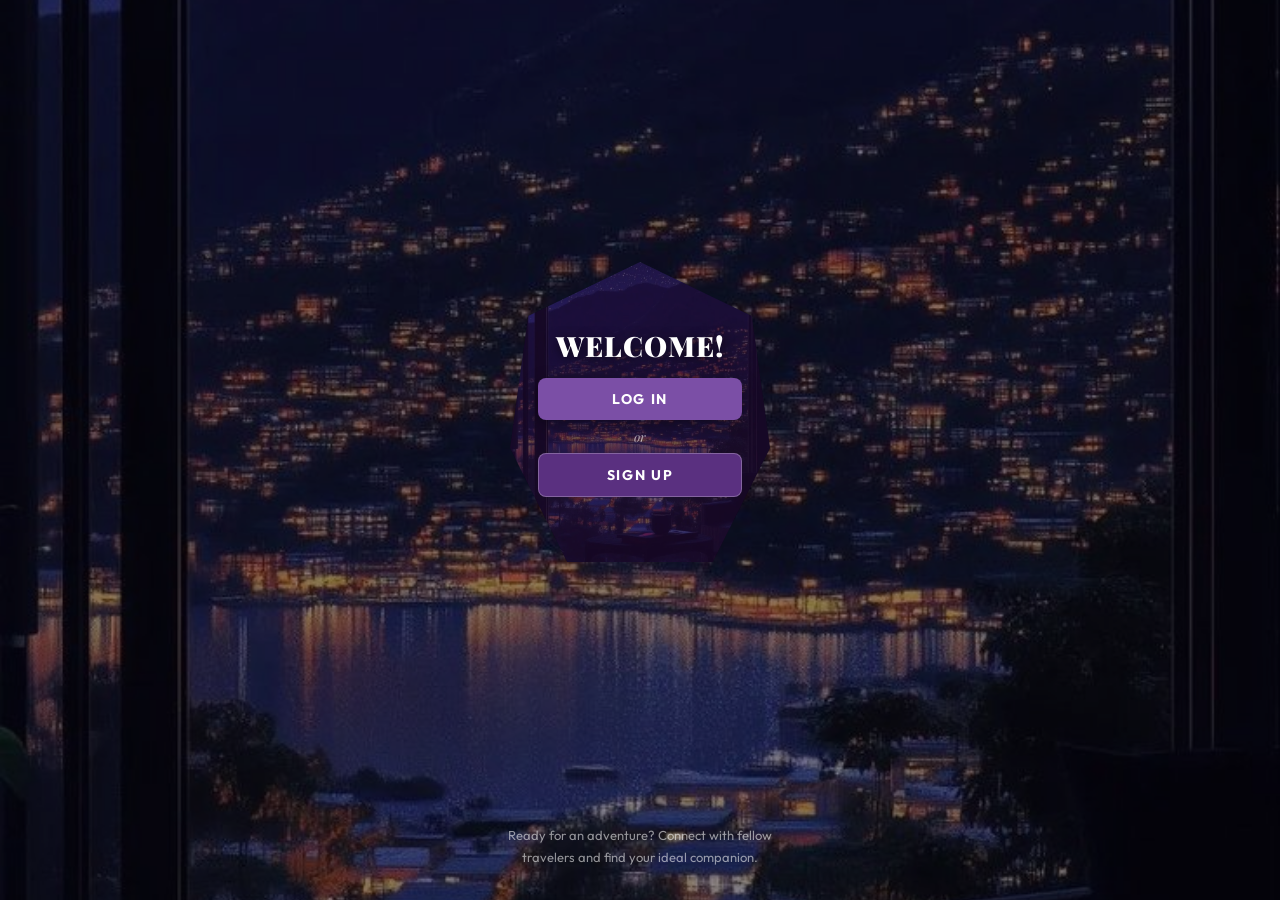
<file: app/frontend/index.html>
<!DOCTYPE html>
<html lang="en" data-theme="dark">
<head>
  <meta charset="UTF-8"/><meta name="viewport" content="width=device-width, initial-scale=1.0"/>
  <title>MyTripMate</title>
  <link rel="preconnect" href="https://fonts.googleapis.com"/>
  <link rel="preconnect" href="https://fonts.gstatic.com" crossorigin/>
  <link href="https://fonts.googleapis.com/css2?family=Playfair+Display:ital,wght@0,400;0,700;0,900;1,400&family=Outfit:wght@300;400;500;600;700&display=swap" rel="stylesheet"/>
  <link rel="stylesheet" href="https://cdnjs.cloudflare.com/ajax/libs/font-awesome/6.5.0/css/all.min.css"/>
  <link rel="stylesheet" href="css/style.css"/>
  <style>
    * { box-sizing: border-box; margin: 0; padding: 0; }
    html, body { height: 100%; width: 100%; overflow: hidden; }

    /* Each page fills the viewport exactly */
    .page {
      position: fixed;
      top: 0; left: 0;
      width: 100%; height: 100%;
      overflow-y: auto;
      display: none;
      background: var(--bg);
    }
    .page.active { display: block; }

    /* ── Landing ── */
    #page-landing {
      display: none;
      flex-direction: column;
      align-items: center;
      justify-content: space-between;
      overflow: hidden;
    }
    #page-landing.active { display: flex; }

    .landing-bg { position: absolute; inset: 0; z-index: 0; }
    .landing-bg img { width: 100%; height: 100%; object-fit: cover; }
    .landing-bg::after { content: ''; position: absolute; inset: 0; background: rgba(8,6,20,0.45); }

    .landing-wrapper {
      position: relative; z-index: 2;
      display: flex; flex-direction: column;
      align-items: center; justify-content: center;
      flex: 1; width: 100%; padding: 40px 28px;
    }

    .hex-frame {
      position: relative; width: 260px; height: 300px;
      clip-path: polygon(50% 0%,93% 18%,100% 62%,78% 100%,22% 100%,0% 62%,7% 18%);
      overflow: hidden;
      display: flex; flex-direction: column; align-items: center; justify-content: center;
    }
    .hex-img { position: absolute; inset: 0; width: 100%; height: 100%; object-fit: cover; filter: brightness(0.55) saturate(1.2); }
    .hex-frame::after { content: ''; position: absolute; inset: 0; background: rgba(60,20,100,0.35); z-index: 1; }
    .hex-content { position: relative; z-index: 2; display: flex; flex-direction: column; align-items: center; gap: 14px; padding: 24px 28px; width: 100%; }

    .landing-title { font-family: 'Playfair Display', serif; font-size: 28px; font-weight: 900; color: #fff; letter-spacing: 1px; text-align: center; text-shadow: 0 2px 12px rgba(0,0,0,0.6); }
    .landing-buttons { display: flex; flex-direction: column; align-items: center; gap: 8px; width: 100%; }
    .btn-landing { width: 100%; padding: 12px 0; border-radius: 8px; font-size: 14px; font-weight: 700; letter-spacing: .12em; text-transform: uppercase; transition: transform .18s, opacity .18s; }
    .btn-landing:hover { transform: translateY(-2px); opacity: .88; }
    .btn-login  { background: var(--purple); color: #fff; box-shadow: 0 4px 16px rgba(0,0,0,0.4); }
    .btn-signup { background: var(--purple-dark); color: #fff; border: 1px solid rgba(255,255,255,0.25); }
    .landing-or { font-size: 13px; color: rgba(255,255,255,0.6); font-family: 'Playfair Display', serif; font-style: italic; }
    .landing-tagline { position: relative; z-index: 2; font-size: 13px; color: rgba(255,255,255,0.55); line-height: 1.7; text-align: center; padding: 0 28px 32px; }

    /* ── Auth page ── */
    #page-login {
      display: none;
      align-items: center;
      justify-content: center;
      padding: 40px 20px;
    }
    #page-login.active {
      display: flex;
      flex-direction: column;
    }

    .auth-back {
      position: fixed; top: 20px; left: 20px;
      background: var(--bg-card); border: 1px solid var(--border-2);
      border-radius: 50%; width: 40px; height: 40px;
      display: flex; align-items: center; justify-content: center;
      color: var(--text-muted); font-size: 16px; cursor: pointer;
      z-index: 10;
    }
  </style>
</head>
<body>

<!-- LANDING PAGE -->
<div id="page-landing" class="page active">
  <div class="landing-bg"><img src="images/login.jpg" alt="City"/></div>
  <div class="landing-wrapper">
    <div class="hex-frame">
      <img src="images/login.jpg" alt="City" class="hex-img"/>
      <div class="hex-content">
        <h1 class="landing-title">WELCOME!</h1>
        <div class="landing-buttons">
          <button class="btn-landing btn-login" onclick="showAuth('login')">LOG IN</button>
          <span class="landing-or">or</span>
          <button class="btn-landing btn-signup" onclick="showAuth('signup')">SIGN UP</button>
        </div>
      </div>
    </div>
  </div>
  <p class="landing-tagline">Ready for an adventure? Connect with fellow<br/>travelers and find your ideal companion.</p>
</div>

<!-- LOGIN / SIGNUP PAGE -->
<div id="page-login" class="page">
  <button class="auth-back" onclick="showLanding()"><i class="fa-solid fa-arrow-left"></i></button>
  <div class="auth-container">
    <div class="auth-tabs">
      <button class="auth-tab active" id="tab-login" onclick="switchTab('login')">Log In</button>
      <button class="auth-tab" id="tab-signup" onclick="switchTab('signup')">Sign Up</button>
    </div>

    <!-- Login Form -->
    <form class="auth-form" id="form-login">
      <div class="form-group">
        <label><i class="fa-solid fa-envelope"></i> Email</label>
        <input type="email" id="login-email" placeholder="Enter your email"/>
      </div>
      <div class="form-group">
        <label><i class="fa-solid fa-lock"></i> Password</label>
        <input type="password" id="login-pass" placeholder="Enter your password"/>
      </div>
      <p class="auth-forgot">Forgot password?</p>
      <button type="button" class="btn-auth" onclick="doLogin()">Log In</button>
      <p class="auth-switch">Don't have an account? <span onclick="switchTab('signup')">Sign up</span></p>
    </form>

    <!-- Sign Up Form -->
    <form class="auth-form hidden" id="form-signup">
      <div class="form-group">
        <label><i class="fa-solid fa-user"></i> Full Name</label>
        <input type="text" id="signup-name" placeholder="Enter your name"/>
      </div>
      <div class="form-group">
        <label><i class="fa-solid fa-envelope"></i> Email</label>
        <input type="email" id="signup-email" placeholder="Enter your email"/>
      </div>
      <div class="form-group">
        <label><i class="fa-solid fa-lock"></i> Password</label>
        <input type="password" id="signup-pass" placeholder="Create a password"/>
      </div>
      <div class="form-group">
        <label><i class="fa-solid fa-lock"></i> Confirm Password</label>
        <input type="password" id="signup-confirm" placeholder="Confirm your password"/>
      </div>
      <button type="button" class="btn-auth" onclick="doSignup()">Create Account</button>
      <p class="auth-switch">Already have an account? <span onclick="switchTab('login')">Log in</span></p>
    </form>
  </div>
</div>

<script>
  // Apply saved theme
  const saved = localStorage.getItem('mtm-theme') || 'dark';
  document.documentElement.setAttribute('data-theme', saved);

  function showAuth(tab) {
    document.getElementById('page-landing').classList.remove('active');
    document.getElementById('page-login').classList.add('active');
    // scroll the login page itself to top
    document.getElementById('page-login').scrollTop = 0;
    switchTab(tab);
  }

  function showLanding() {
    document.getElementById('page-login').classList.remove('active');
    document.getElementById('page-landing').classList.add('active');
  }

  function switchTab(tab) {
    document.getElementById('form-login').classList.toggle('hidden', tab !== 'login');
    document.getElementById('form-signup').classList.toggle('hidden', tab !== 'signup');
    document.getElementById('tab-login').classList.toggle('active', tab === 'login');
    document.getElementById('tab-signup').classList.toggle('active', tab === 'signup');
    // scroll to top of the page container
    document.getElementById('page-login').scrollTop = 0;
  }

  function doLogin() {
    const e = document.getElementById('login-email').value.trim();
    const p = document.getElementById('login-pass').value.trim();
    if (!e || !p) { alert('Please fill in all fields.'); return; }
    const u = JSON.parse(sessionStorage.getItem('mtm_user') || '{}');
    sessionStorage.setItem('mtm_user', JSON.stringify({ ...u, email: e }));
    window.location.href = 'home.html';
  }

  function doSignup() {
    const n = document.getElementById('signup-name').value.trim();
    const e = document.getElementById('signup-email').value.trim();
    const p = document.getElementById('signup-pass').value.trim();
    const c = document.getElementById('signup-confirm').value.trim();
    if (!n || !e || !p) { alert('Please fill in all fields.'); return; }
    if (p !== c) { alert('Passwords do not match.'); return; }
    sessionStorage.setItem('mtm_user', JSON.stringify({ name: n, email: e }));
    window.location.href = 'onboarding.html';
  }
</script>
</body>
</html>
</file>
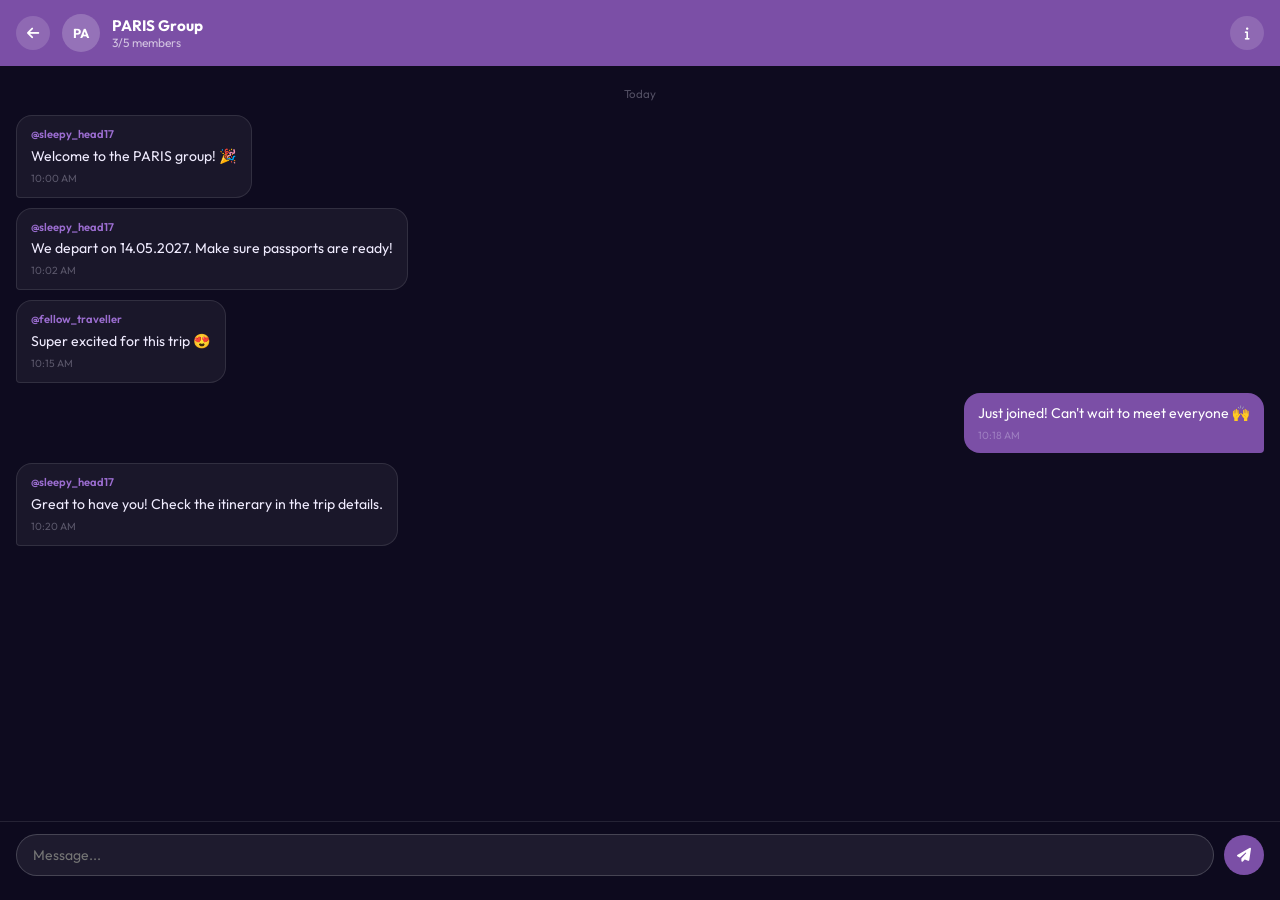
<file: app/frontend/chat.html>
<!DOCTYPE html>
<html lang="en" data-theme="dark">
<head>
  <meta charset="UTF-8"/><meta name="viewport" content="width=device-width, initial-scale=1.0"/>
  <title>MyTripMate — Chat</title>
  <link rel="preconnect" href="https://fonts.googleapis.com"/>
  <link rel="preconnect" href="https://fonts.gstatic.com" crossorigin/>
  <link href="https://fonts.googleapis.com/css2?family=Playfair+Display:ital,wght@0,400;0,700;0,900;1,400&family=Outfit:wght@300;400;500;600;700&display=swap" rel="stylesheet"/>
  <link rel="stylesheet" href="https://cdnjs.cloudflare.com/ajax/libs/font-awesome/6.5.0/css/all.min.css"/>
  <link rel="stylesheet" href="css/style.css"/>
  <style>
    body{display:flex;flex-direction:column;height:100vh;overflow:hidden;}
    .chat-header{background:var(--purple);padding:14px 16px;display:flex;align-items:center;gap:12px;flex-shrink:0;}
    .chat-header-info h2{font-size:.95rem;font-weight:700;color:#fff;}
    .chat-header-info p{font-size:.75rem;color:rgba(255,255,255,.65);}
    .chat-body{flex:1;overflow-y:auto;padding:16px;display:flex;flex-direction:column;gap:10px;background:var(--bg);}
    .msg-bubble{max-width:75%;padding:10px 14px;border-radius:16px;font-size:.88rem;line-height:1.5;}
    .msg-bubble.theirs{background:var(--bg-card);border:1px solid var(--border);border-bottom-left-radius:4px;align-self:flex-start;}
    .msg-bubble.mine{background:var(--purple);color:#fff;border-bottom-right-radius:4px;align-self:flex-end;}
    .msg-bubble .sender{font-size:.7rem;color:var(--purple-light);font-weight:600;margin-bottom:3px;}
    .msg-bubble.mine .sender{display:none;}
    .msg-time{font-size:.65rem;color:var(--text-faint);margin-top:4px;}
    .chat-input-bar{padding:12px 16px 24px;background:var(--nav-bg);backdrop-filter:blur(16px);border-top:1px solid var(--border);display:flex;gap:10px;align-items:center;flex-shrink:0;}
    .chat-input-bar input{flex:1;background:var(--input-bg);border:1px solid var(--border-2);border-radius:24px;padding:11px 16px;font-size:14px;color:var(--text);font-family:'Outfit',sans-serif;outline:none;}
    .chat-send{width:40px;height:40px;border-radius:50%;background:var(--purple);border:none;color:#fff;font-size:14px;cursor:pointer;display:flex;align-items:center;justify-content:center;flex-shrink:0;}
    .date-sep{text-align:center;font-size:.72rem;color:var(--text-faint);padding:4px 0;}
  </style>
</head>
<body>

<div class="chat-header">
  <button onclick="window.history.back()" style="background:rgba(255,255,255,.15);border:none;color:#fff;width:34px;height:34px;border-radius:50%;cursor:pointer;font-size:14px;display:flex;align-items:center;justify-content:center;flex-shrink:0;"><i class="fa-solid fa-arrow-left"></i></button>
  <div style="width:38px;height:38px;border-radius:50%;background:rgba(255,255,255,.2);display:flex;align-items:center;justify-content:center;font-size:13px;font-weight:700;color:#fff;flex-shrink:0;" id="chatInitials">PA</div>
  <div class="chat-header-info">
    <h2 id="chatTitle">Paris Group</h2>
    <p id="chatSub">3/5 members · Active now</p>
  </div>
  <button onclick="openDetail()" style="margin-left:auto;background:rgba(255,255,255,.15);border:none;color:#fff;width:34px;height:34px;border-radius:50%;cursor:pointer;font-size:13px;display:flex;align-items:center;justify-content:center;"><i class="fa-solid fa-info"></i></button>
</div>

<div class="chat-body" id="chatBody"></div>

<div class="chat-input-bar">
  <input type="text" id="chatInput" placeholder="Message..." onkeydown="if(event.key==='Enter')sendMsg()"/>
  <button class="chat-send" onclick="sendMsg()"><i class="fa-solid fa-paper-plane"></i></button>
</div>

<script src="js/data.js"></script>
<script>
  const saved = localStorage.getItem('mtm-theme')||'dark';
  document.documentElement.setAttribute('data-theme', saved);

  const tripId = parseInt(sessionStorage.getItem('mtm_trip')||'1');
  const trip = trips.find(t=>t.id===tripId)||trips[0];
  const user = JSON.parse(sessionStorage.getItem('mtm_user')||'{}');

  document.getElementById('chatTitle').textContent = trip.dest + ' Group';
  document.getElementById('chatSub').textContent = `${trip.spotsFilled}/${trip.spotsTotal} members`;
  document.getElementById('chatInitials').textContent = trip.dest.slice(0,2);

  // Mock messages
  const mockMsgs = [
    { sender: trip.handle, text: `Welcome to the ${trip.dest} group! 🎉`, time:'10:00 AM', mine:false },
    { sender: trip.handle, text: 'We depart on ' + trip.dates.split('–')[0].trim() + '. Make sure passports are ready!', time:'10:02 AM', mine:false },
    { sender:'@fellow_traveller', text: 'Super excited for this trip 😍', time:'10:15 AM', mine:false },
    { sender:'You', text: 'Just joined! Can\'t wait to meet everyone 🙌', time:'10:18 AM', mine:true },
    { sender: trip.handle, text: 'Great to have you! Check the itinerary in the trip details.', time:'10:20 AM', mine:false },
  ];

  const body = document.getElementById('chatBody');

  function renderMsgs(msgs) {
    body.innerHTML = '<div class="date-sep">Today</div>' + msgs.map(m=>`
      <div class="msg-bubble ${m.mine?'mine':'theirs'}">
        ${!m.mine?`<div class="sender">${m.sender}</div>`:''}
        ${m.text}
        <div class="msg-time">${m.time}</div>
      </div>`).join('');
    body.scrollTop = body.scrollHeight;
  }

  renderMsgs(mockMsgs);

  function sendMsg() {
    const input = document.getElementById('chatInput');
    const text = input.value.trim();
    if(!text) return;
    const now = new Date();
    const time = now.toLocaleTimeString('en-US',{hour:'numeric',minute:'2-digit'});
    mockMsgs.push({ sender:'You', text, time, mine:true });
    renderMsgs(mockMsgs);
    input.value = '';
  }

  function openDetail(){sessionStorage.setItem('mtm_trip', tripId); window.location.href='detail.html';}
</script>
</body>
</html>
</file>
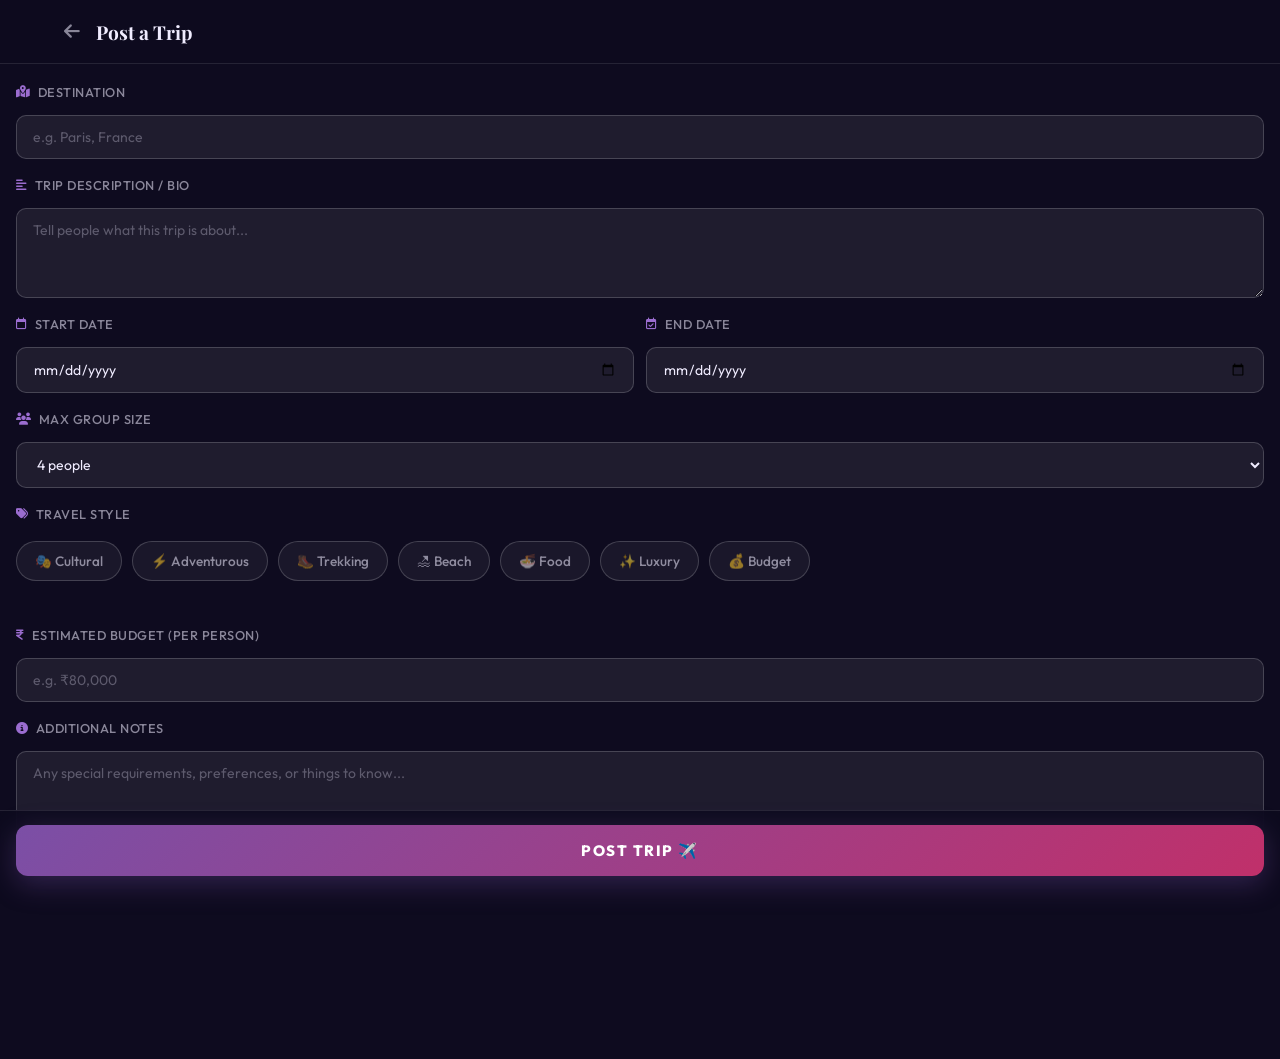
<file: app/frontend/create-group.html>
<!DOCTYPE html>
<html lang="en" data-theme="dark">
<head>
  <meta charset="UTF-8"/><meta name="viewport" content="width=device-width, initial-scale=1.0"/>
  <title>MyTripMate — Create Group</title>
  <link rel="preconnect" href="https://fonts.googleapis.com"/>
  <link rel="preconnect" href="https://fonts.gstatic.com" crossorigin/>
  <link href="https://fonts.googleapis.com/css2?family=Playfair+Display:ital,wght@0,400;0,700;0,900;1,400&family=Outfit:wght@300;400;500;600;700&display=swap" rel="stylesheet"/>
  <link rel="stylesheet" href="https://cdnjs.cloudflare.com/ajax/libs/font-awesome/6.5.0/css/all.min.css"/>
  <link rel="stylesheet" href="css/style.css"/>
</head>
<body>
<div style="padding-bottom:100px;">

  <header class="search-header">
    <div style="display:flex;align-items:center;gap:12px;">
      <button onclick="window.history.back()" style="background:none;color:var(--text-muted);font-size:18px;border:none;cursor:pointer;padding:4px;"><i class="fa-solid fa-arrow-left"></i></button>
      <h1 style="font-family:'Playfair Display',serif;font-size:1.2rem;font-weight:700;">Post a Trip</h1>
    </div>
  </header>

  <div class="create-form">

    <div class="form-group">
      <label><i class="fa-solid fa-map-location-dot"></i> Destination</label>
      <input type="text" id="f-dest" placeholder="e.g. Paris, France"/>
    </div>

    <div class="form-group">
      <label><i class="fa-solid fa-align-left"></i> Trip Description / Bio</label>
      <textarea id="f-bio" placeholder="Tell people what this trip is about..."></textarea>
    </div>

    <div style="display:grid;grid-template-columns:1fr 1fr;gap:12px;">
      <div class="form-group">
        <label><i class="fa-regular fa-calendar"></i> Start Date</label>
        <input type="date" id="f-start"/>
      </div>
      <div class="form-group">
        <label><i class="fa-regular fa-calendar-check"></i> End Date</label>
        <input type="date" id="f-end"/>
      </div>
    </div>

    <div class="form-group">
      <label><i class="fa-solid fa-users"></i> Max Group Size</label>
      <select id="f-size">
        <option value="2">2 people</option>
        <option value="3">3 people</option>
        <option value="4" selected>4 people</option>
        <option value="5">5 people</option>
        <option value="6">6 people</option>
        <option value="8">8 people</option>
        <option value="10">10+ people</option>
      </select>
    </div>

    <div class="form-group">
      <label><i class="fa-solid fa-tags"></i> Travel Style</label>
      <div class="chip-group" id="style-chips" style="margin-top:4px;">
        <div class="chip" onclick="this.classList.toggle('selected')">🎭 Cultural</div>
        <div class="chip" onclick="this.classList.toggle('selected')">⚡ Adventurous</div>
        <div class="chip" onclick="this.classList.toggle('selected')">🥾 Trekking</div>
        <div class="chip" onclick="this.classList.toggle('selected')">🏖 Beach</div>
        <div class="chip" onclick="this.classList.toggle('selected')">🍜 Food</div>
        <div class="chip" onclick="this.classList.toggle('selected')">✨ Luxury</div>
        <div class="chip" onclick="this.classList.toggle('selected')">💰 Budget</div>
      </div>
    </div>

    <div class="form-group">
      <label><i class="fa-solid fa-indian-rupee-sign"></i> Estimated Budget (per person)</label>
      <input type="text" id="f-budget" placeholder="e.g. ₹80,000"/>
    </div>

    <div class="form-group">
      <label><i class="fa-solid fa-circle-info"></i> Additional Notes</label>
      <textarea id="f-notes" placeholder="Any special requirements, preferences, or things to know..."></textarea>
    </div>

  </div>
</div>

<div class="create-submit">
  <button onclick="submitTrip()">Post Trip ✈️</button>
</div>

<script>
  const saved = localStorage.getItem('mtm-theme')||'dark';
  document.documentElement.setAttribute('data-theme', saved);

  function submitTrip() {
    const dest = document.getElementById('f-dest').value.trim();
    const bio  = document.getElementById('f-bio').value.trim();
    if(!dest || !bio){ alert('Please fill in at least the destination and description.'); return; }
    // In real app: POST to backend API
    alert('🎉 Your trip has been posted! Companions will be able to find and join your group.');
    window.location.href = 'home.html';
  }
</script>
</body>
</html>
</file>
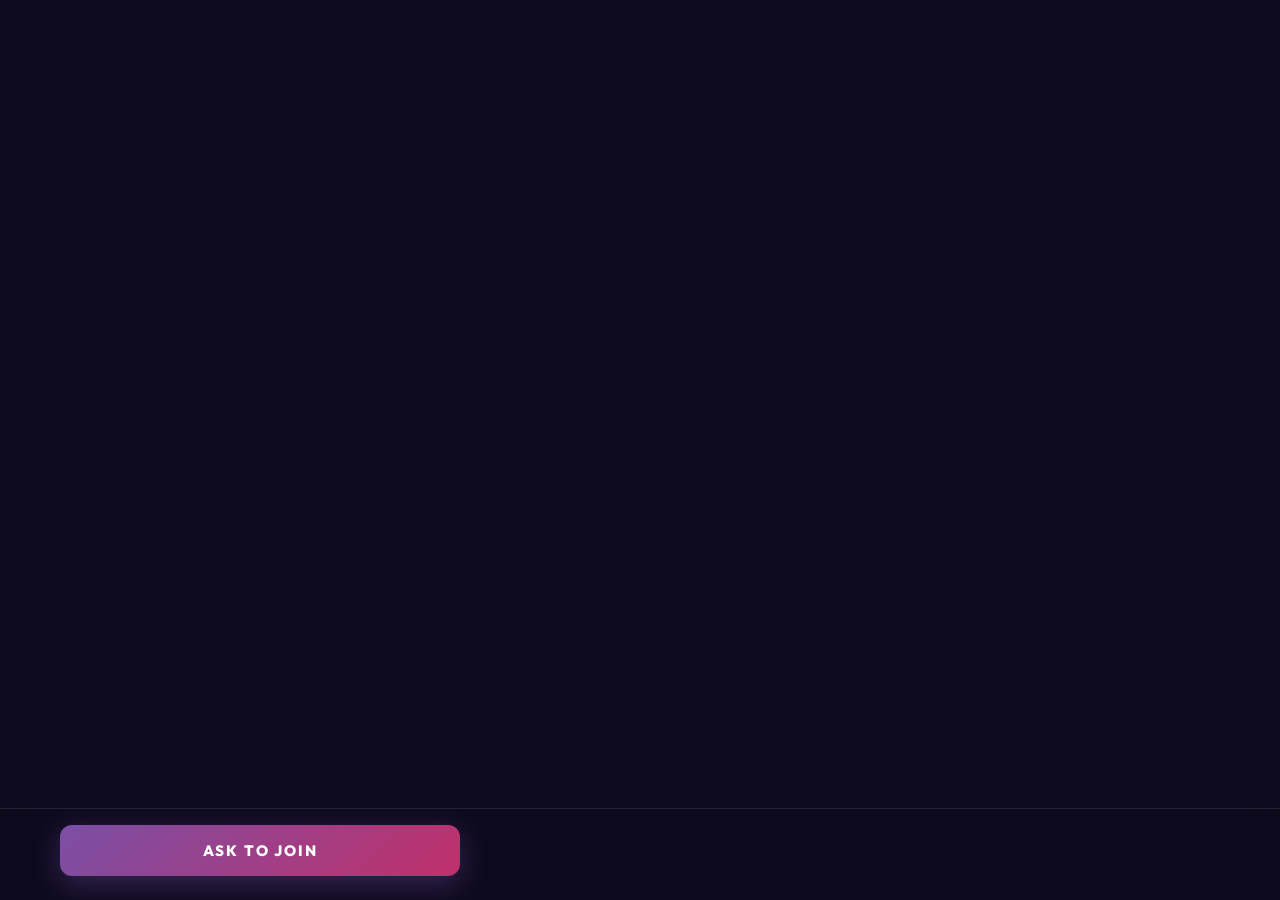
<file: app/frontend/detail.html>
<!DOCTYPE html>
<html lang="en" data-theme="dark">
<head>
  <meta charset="UTF-8"/><meta name="viewport" content="width=device-width, initial-scale=1.0"/>
  <title>MyTripMate — Trip Detail</title>
  <link rel="preconnect" href="https://fonts.googleapis.com"/>
  <link rel="preconnect" href="https://fonts.gstatic.com" crossorigin/>
  <link href="https://fonts.googleapis.com/css2?family=Playfair+Display:ital,wght@0,400;0,700;0,900;1,400&family=Outfit:wght@300;400;500;600;700&display=swap" rel="stylesheet"/>
  <link rel="stylesheet" href="https://cdnjs.cloudflare.com/ajax/libs/font-awesome/6.5.0/css/all.min.css"/>
  <link rel="stylesheet" href="css/style.css"/>
</head>
<body>

<div id="page-detail" style="padding-bottom:100px;">

  <!-- Detail Header -->
  <header class="detail-header">
    <div class="detail-header-left">
      <button onclick="window.history.back()" style="background:rgba(255,255,255,.15);border:none;color:#fff;width:34px;height:34px;border-radius:50%;cursor:pointer;font-size:14px;display:flex;align-items:center;justify-content:center;margin-right:4px;"><i class="fa-solid fa-arrow-left"></i></button>
      <div class="detail-avatar" id="detailAvatar">SH</div>
      <div><p class="detail-handle" id="detailHandle">@sleepy_head17</p></div>
    </div>
    <div class="detail-spots">
      <i class="fa-solid fa-user-group"></i>
      <span id="detailSpots">3</span>
    </div>
  </header>

  <!-- Meta bar -->
  <div class="detail-meta-bar">
    <div class="detail-meta-dates">
      <i class="fa-regular fa-calendar"></i>
      <span id="detailDates">14.05.2027 – 10.06.2027</span>
    </div>
    <div class="detail-meta-slots">
      <span id="detailSlotsFilled">3</span>/<span id="detailSlotsMax">5</span>
      <i class="fa-solid fa-user-group"></i>
    </div>
  </div>

  <!-- Hero image -->
  <div class="detail-hero-img">
    <img src="images/paris.jpg" alt="Destination" id="detailHeroImg"/>
    <div class="detail-hero-overlay">
      <h1 class="detail-city" id="detailCity">PARIS</h1>
      <p class="detail-subhandle" id="detailSubHandle">@sleepy_head17</p>
      <p class="detail-tagline" id="detailTagline">Looking for jobless ppl :)</p>
    </div>
  </div>

  <!-- Body -->
  <div class="detail-body">
    <div class="detail-section">
      <h3 class="detail-section-title">Itinerary</h3>
      <div class="itinerary" id="detailItinerary"></div>
    </div>
    <div class="detail-section">
      <h3 class="detail-section-title">Cost Breakdown</h3>
      <div class="cost-list" id="detailCost"></div>
    </div>
  </div>

</div>

<!-- Ask to Join -->
<div class="detail-cta">
  <button class="btn-ask-join" id="joinBtn" onclick="askToJoin()">ASK TO JOIN</button>
</div>

<script src="js/data.js"></script>
<script>
  const saved = localStorage.getItem('mtm-theme')||'dark';
  document.documentElement.setAttribute('data-theme', saved);

  const tripId = parseInt(sessionStorage.getItem('mtm_trip')||'1');
  const trip = trips.find(t=>t.id===tripId) || trips[0];

  // Populate
  function setTxt(id,v){const el=document.getElementById(id);if(el)el.textContent=v;}
  setTxt('detailAvatar', trip.initials);
  setTxt('detailHandle', trip.handle);
  setTxt('detailSpots', trip.spotsFilled);
  setTxt('detailDates', trip.dates);
  setTxt('detailSlotsFilled', trip.spotsFilled);
  setTxt('detailSlotsMax', trip.spotsTotal);
  setTxt('detailCity', trip.dest);
  setTxt('detailSubHandle', trip.handle);
  setTxt('detailTagline', trip.bio);
  document.getElementById('detailHeroImg').src = trip.image;
  document.title = `MyTripMate — ${trip.dest}`;

  // Itinerary
  document.getElementById('detailItinerary').innerHTML = trip.itinerary.map(d=>`
    <div class="itin-day">
      <p class="itin-day-label">${d.day}</p>
      <ul>${d.activities.map(a=>`<li>${a}</li>`).join('')}</ul>
    </div>`).join('');

  // Cost
  document.getElementById('detailCost').innerHTML = trip.costBreakdown.map(r=>`
    <div class="cost-row ${r.isTotal?'cost-total':''}">
      <span>${r.label}</span><span>${r.value}</span>
    </div>`).join('');

  // Join state
  const isFull = trip.spotsFilled >= trip.spotsTotal;
  const joined = JSON.parse(sessionStorage.getItem('mtm_joined')||'[]');
  const alreadyJoined = joined.includes(trip.id);
  const btn = document.getElementById('joinBtn');
  if(isFull){ btn.textContent='Group Full'; btn.disabled=true; btn.style.opacity='.5'; }
  else if(alreadyJoined){ btn.textContent='✓ Request Sent'; btn.disabled=true; btn.style.background='var(--purple-dark)'; }

  function askToJoin() {
    const joined = JSON.parse(sessionStorage.getItem('mtm_joined')||'[]');
    joined.push(trip.id);
    sessionStorage.setItem('mtm_joined', JSON.stringify(joined));
    btn.textContent = '✓ Request Sent!';
    btn.disabled = true;
    btn.style.background = 'var(--purple-dark)';
  }
</script>
</body>
</html>
</file>
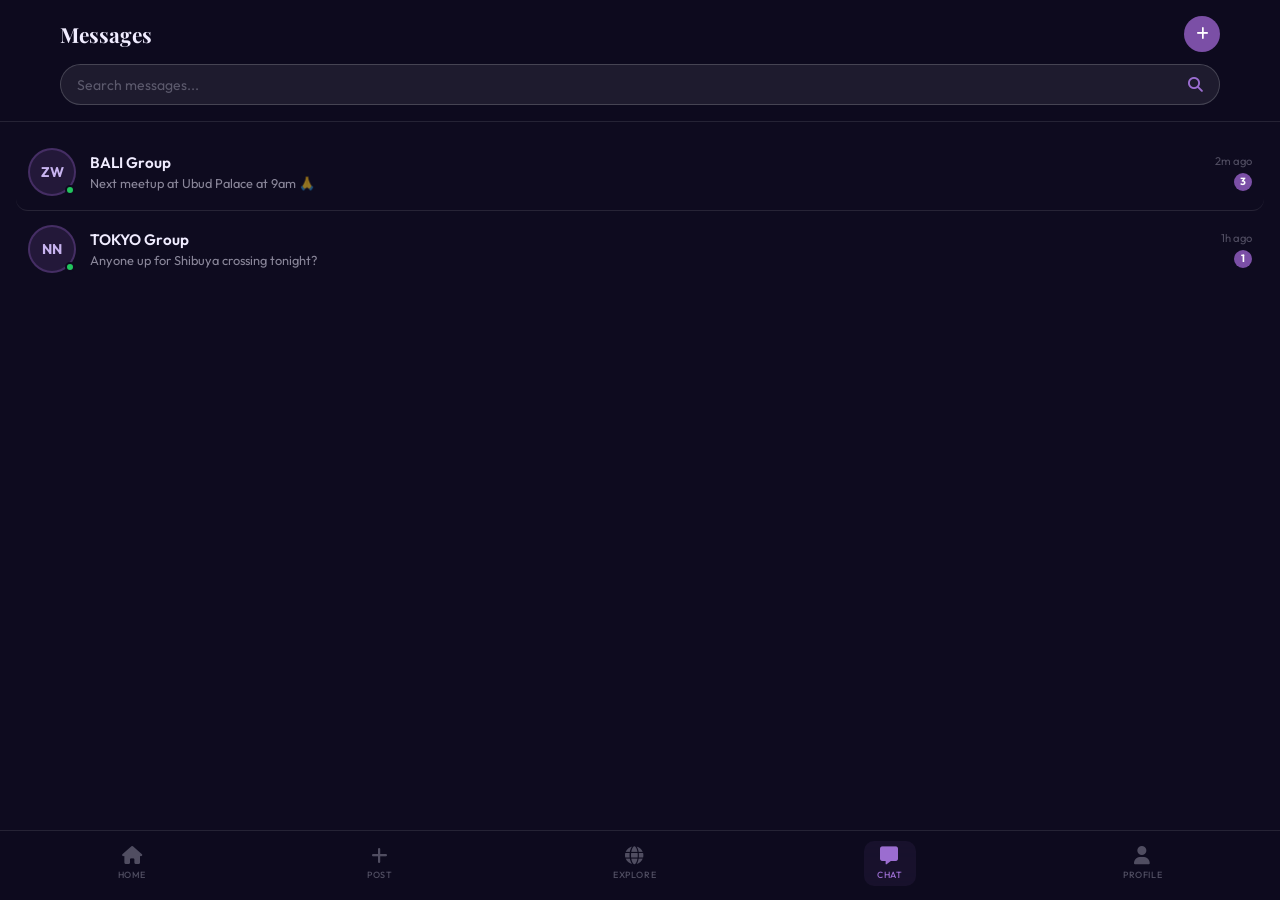
<file: app/frontend/messages.html>
<!DOCTYPE html>
<html lang="en" data-theme="dark">
<head>
  <meta charset="UTF-8"/><meta name="viewport" content="width=device-width, initial-scale=1.0"/>
  <title>MyTripMate — Messages</title>
  <link rel="preconnect" href="https://fonts.googleapis.com"/>
  <link rel="preconnect" href="https://fonts.gstatic.com" crossorigin/>
  <link href="https://fonts.googleapis.com/css2?family=Playfair+Display:ital,wght@0,400;0,700;0,900;1,400&family=Outfit:wght@300;400;500;600;700&display=swap" rel="stylesheet"/>
  <link rel="stylesheet" href="https://cdnjs.cloudflare.com/ajax/libs/font-awesome/6.5.0/css/all.min.css"/>
  <link rel="stylesheet" href="css/style.css"/>
</head>
<body>
<div style="padding-bottom:80px;">

  <header class="search-header">
    <div style="display:flex;align-items:center;justify-content:space-between;">
      <h1 style="font-family:'Playfair Display',serif;font-size:1.3rem;font-weight:700;">Messages</h1>
      <button onclick="window.location.href='explore.html'" style="background:var(--purple);color:#fff;border:none;border-radius:50%;width:36px;height:36px;font-size:14px;cursor:pointer;display:flex;align-items:center;justify-content:center;"><i class="fa-solid fa-plus"></i></button>
    </div>
    <div class="search-bar-wrap" style="margin-top:12px;">
      <input type="text" id="msgSearch" placeholder="Search messages..." oninput="filterMessages(this.value)"/>
      <button><i class="fa-solid fa-magnifying-glass"></i></button>
    </div>
  </header>

  <div class="messages-list" id="messagesList"></div>
</div>

<!-- Bottom Nav -->
<nav class="bottom-nav">
  <button class="bottom-nav-item" onclick="window.location.href='home.html'"><i class="fa-solid fa-house"></i><span>Home</span></button>
  <button class="bottom-nav-item" onclick="window.location.href='create-group.html'"><i class="fa-solid fa-plus"></i><span>Post</span></button>
  <button class="bottom-nav-item" onclick="window.location.href='explore.html'"><i class="fa-solid fa-globe"></i><span>Explore</span></button>
  <button class="bottom-nav-item active"><i class="fa-solid fa-message"></i><span>Chat</span></button>
  <button class="bottom-nav-item" onclick="window.location.href='profile.html'"><i class="fa-solid fa-user"></i><span>Profile</span></button>
</nav>

<script src="js/data.js"></script>
<script>
  const saved = localStorage.getItem('mtm-theme')||'dark';
  document.documentElement.setAttribute('data-theme', saved);

  // Get joined trips
  const joinedIds = JSON.parse(sessionStorage.getItem('mtm_joined')||'[]');
  const joinedTrips = trips.filter(t => joinedIds.includes(t.id));

  // Mock extra groups to make it feel populated
  const mockGroups = [
    { id:99, dest:'BALI', handle:'@zen_wanderer', initials:'ZW', bio:'Yoga, rice fields & sunsets 🌅', preview:'Next meetup at Ubud Palace at 9am 🙏', time:'2m ago', unread:3, online:true },
    { id:98, dest:'TOKYO', handle:'@neon_nomad', initials:'NN', bio:'Anime & ramen 🍜', preview:'Anyone up for Shibuya crossing tonight?', time:'1h ago', unread:1, online:true },
  ];

  const allGroups = [
    ...joinedTrips.map(t=>({
      id:t.id, dest:t.dest, handle:t.handle, initials:t.initials, bio:t.bio,
      preview:`Welcome to the ${t.dest} group! 🎉`, time:'Just now', unread:2, online:false
    })),
    ...mockGroups
  ];

  function renderMessages(list) {
    const el = document.getElementById('messagesList');
    if(!list.length){
      el.innerHTML=`<div class="empty-state"><i class="fa-solid fa-comments"></i><h3>No messages yet</h3><p>Join a trip group to start chatting with fellow travellers!</p><button onclick="window.location.href='explore.html'" style="margin-top:16px;padding:12px 24px;background:var(--purple);color:#fff;border:none;border-radius:10px;font-size:14px;font-weight:600;cursor:pointer;font-family:'Outfit',sans-serif;">Explore Trips</button></div>`;
      return;
    }
    el.innerHTML = list.map(g=>`
      <div class="msg-item" onclick="openChat(${g.id})">
        <div class="msg-avatar-wrap">
          <div class="msg-avatar">${g.initials}</div>
          ${g.online?'<div class="msg-online"></div>':''}
        </div>
        <div class="msg-content">
          <div class="msg-name">${g.dest} Group</div>
          <div class="msg-preview">${g.preview}</div>
        </div>
        <div class="msg-meta">
          <span class="msg-time">${g.time}</span>
          ${g.unread?`<div class="msg-badge">${g.unread}</div>`:''}
        </div>
      </div>`).join('');
  }

  function filterMessages(q) {
    const filtered = allGroups.filter(g=>g.dest.toLowerCase().includes(q.toLowerCase())||g.preview.toLowerCase().includes(q.toLowerCase()));
    renderMessages(filtered);
  }

  function openChat(id) {
    sessionStorage.setItem('mtm_trip', id);
    window.location.href = 'chat.html';
  }

  renderMessages(allGroups);
</script>
</body>
</html>
</file>
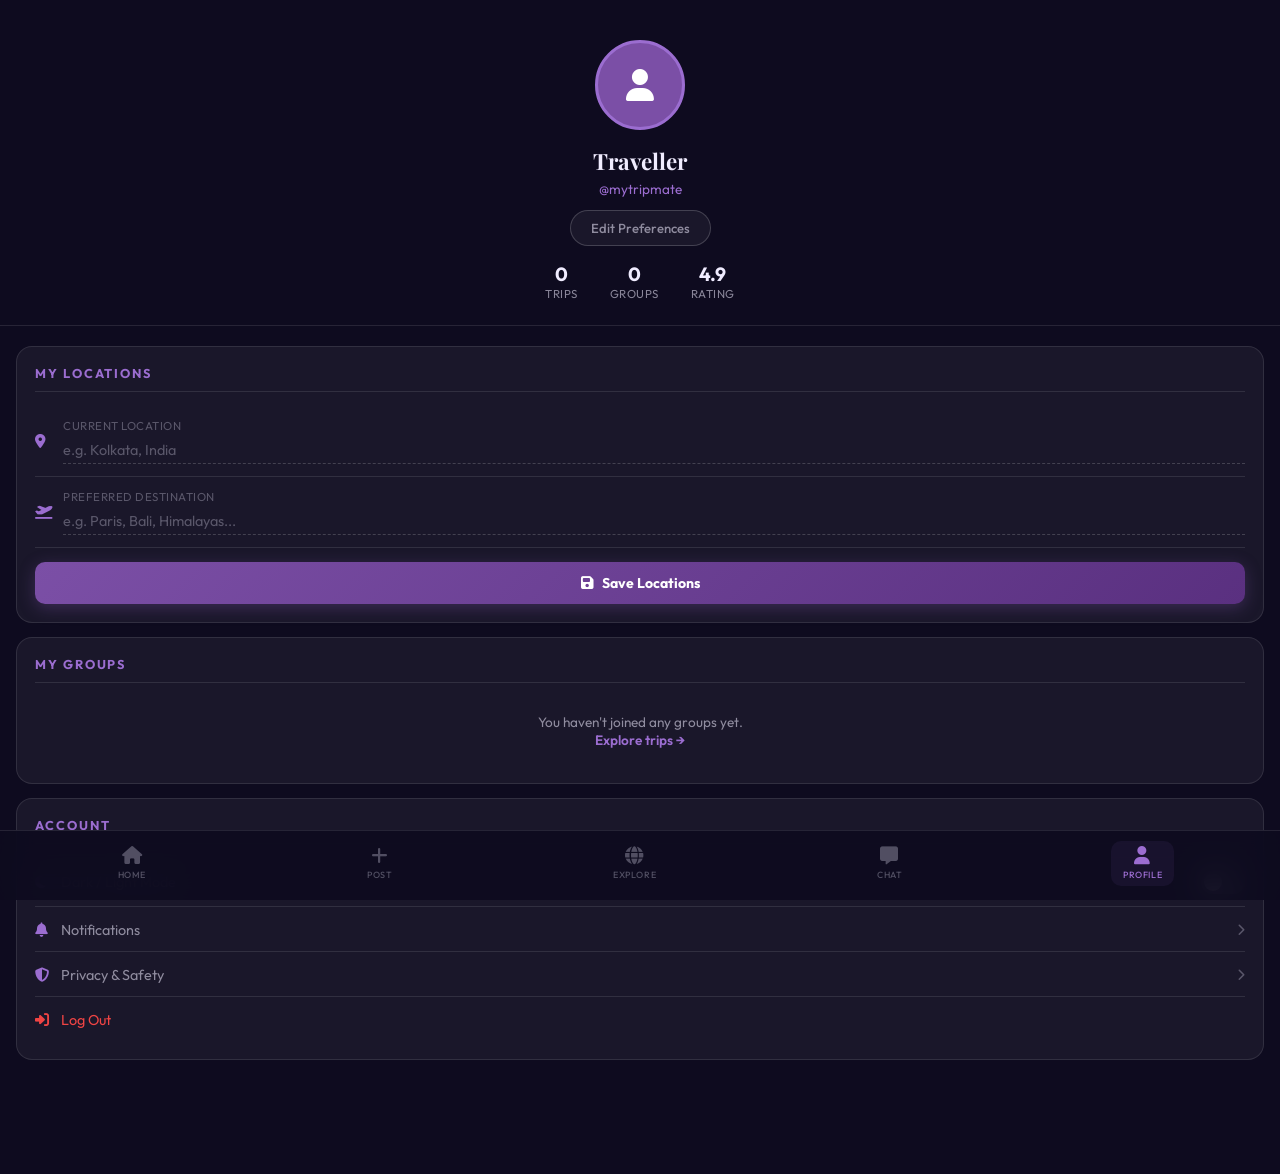
<file: app/frontend/profile.html>
<!DOCTYPE html>
<html lang="en" data-theme="dark">
<head>
  <meta charset="UTF-8"/><meta name="viewport" content="width=device-width, initial-scale=1.0"/>
  <title>MyTripMate — Profile</title>
  <link rel="preconnect" href="https://fonts.googleapis.com"/>
  <link rel="preconnect" href="https://fonts.gstatic.com" crossorigin/>
  <link href="https://fonts.googleapis.com/css2?family=Playfair+Display:ital,wght@0,400;0,700;0,900;1,400&family=Outfit:wght@300;400;500;600;700&display=swap" rel="stylesheet"/>
  <link rel="stylesheet" href="https://cdnjs.cloudflare.com/ajax/libs/font-awesome/6.5.0/css/all.min.css"/>
  <link rel="stylesheet" href="css/style.css"/>
  <style>
    .loc-edit-row {
      display: flex;
      align-items: center;
      gap: 10px;
      padding: 12px 0;
      border-bottom: 1px solid var(--border);
    }
    .loc-edit-row:last-child { border-bottom: none; }
    .loc-edit-icon { color: var(--purple-light); width: 18px; font-size: 14px; flex-shrink: 0; }
    .loc-edit-content { flex: 1; min-width: 0; }
    .loc-edit-label { font-size: .72rem; color: var(--text-faint); text-transform: uppercase; letter-spacing: .5px; margin-bottom: 4px; }
    .loc-edit-input {
      width: 100%;
      background: transparent;
      border: none;
      border-bottom: 1px dashed var(--border-2);
      padding: 4px 0;
      font-size: .9rem;
      color: var(--text);
      font-family: 'Outfit', sans-serif;
      outline: none;
      transition: border-color .2s;
    }
    .loc-edit-input:focus { border-bottom-color: var(--purple-light); }
    .loc-edit-input::placeholder { color: var(--text-faint); }
    .loc-save-btn {
      margin-top: 14px;
      width: 100%;
      padding: 12px;
      border-radius: 10px;
      background: linear-gradient(135deg, var(--purple), var(--purple-dark));
      color: #fff;
      font-size: .88rem;
      font-weight: 700;
      font-family: 'Outfit', sans-serif;
      cursor: pointer;
      border: none;
      box-shadow: 0 4px 16px var(--purple-glow);
      transition: opacity .2s;
    }
    .loc-save-btn:hover { opacity: .88; }
    .save-toast {
      display: none;
      text-align: center;
      font-size: .78rem;
      color: var(--purple-light);
      margin-top: 8px;
      font-weight: 600;
    }
    .save-toast.show { display: block; }
  </style>
</head>
<body>
<div style="padding-bottom:80px;">

  <!-- Profile Hero -->
  <div class="profile-hero">
    <div class="profile-avatar-wrap">
      <div class="profile-avatar-big" id="profileAvatar"><i class="fa-solid fa-user"></i></div>
    </div>
    <div class="profile-name" id="profileName">Traveller</div>
    <div class="profile-handle" id="profileHandle">@mytripmate</div>
    <div style="font-size:.82rem;color:var(--text-muted);margin-bottom:8px;" id="profileEmail"></div>
    <button onclick="window.location.href='onboarding.html'" style="padding:9px 20px;border-radius:50px;border:1.5px solid var(--border-2);background:var(--bg-card);color:var(--text-muted);font-size:.82rem;font-weight:500;cursor:pointer;font-family:'Outfit',sans-serif;">Edit Preferences</button>
    <div class="profile-stats">
      <div class="profile-stat"><div class="profile-stat-num" id="statTrips">0</div><div class="profile-stat-label">Trips</div></div>
      <div class="profile-stat"><div class="profile-stat-num" id="statGroups">0</div><div class="profile-stat-label">Groups</div></div>
      <div class="profile-stat"><div class="profile-stat-num">4.9</div><div class="profile-stat-label">Rating</div></div>
    </div>
  </div>

  <div class="profile-body">

    <!-- Location Section (editable) -->
    <div class="profile-section">
      <h3>My Locations</h3>
      <div class="loc-edit-row">
        <i class="fa-solid fa-location-dot loc-edit-icon"></i>
        <div class="loc-edit-content">
          <div class="loc-edit-label">Current Location</div>
          <input class="loc-edit-input" id="editCurrentLoc" type="text" placeholder="e.g. Kolkata, India"/>
        </div>
      </div>
      <div class="loc-edit-row">
        <i class="fa-solid fa-plane-departure loc-edit-icon"></i>
        <div class="loc-edit-content">
          <div class="loc-edit-label">Preferred Destination</div>
          <input class="loc-edit-input" id="editPreferredDest" type="text" placeholder="e.g. Paris, Bali, Himalayas..."/>
        </div>
      </div>
      <button class="loc-save-btn" onclick="saveLocations()">
        <i class="fa-solid fa-floppy-disk" style="margin-right:6px;"></i> Save Locations
      </button>
      <div class="save-toast" id="saveToast">✓ Locations saved successfully!</div>
    </div>

    <!-- Travel Preferences -->
    <div class="profile-section" id="prefsSection" style="display:none;">
      <h3>Travel Preferences</h3>
      <div id="prefTags"></div>
    </div>

    <!-- Joined Groups -->
    <div class="profile-section">
      <h3>My Groups</h3>
      <div id="myGroups"></div>
    </div>

    <!-- Settings -->
    <div class="profile-section">
      <h3>Account</h3>
      <div style="display:flex;flex-direction:column;gap:2px;">
        <div style="display:flex;align-items:center;justify-content:space-between;padding:12px 0;border-bottom:1px solid var(--border);">
          <span style="font-size:.9rem;display:flex;align-items:center;gap:10px;color:var(--text-muted);"><i class="fa-solid fa-moon" style="color:var(--purple-light);width:16px;"></i> Dark / Light Mode</span>
          <label class="toggle-switch"><input type="checkbox" id="themeToggle" onchange="toggleTheme()"/><span class="toggle-slider"></span></label>
        </div>
        <div style="display:flex;align-items:center;justify-content:space-between;padding:12px 0;border-bottom:1px solid var(--border);cursor:pointer;">
          <span style="font-size:.9rem;display:flex;align-items:center;gap:10px;color:var(--text-muted);"><i class="fa-solid fa-bell" style="color:var(--purple-light);width:16px;"></i> Notifications</span>
          <i class="fa-solid fa-chevron-right" style="color:var(--text-faint);font-size:12px;"></i>
        </div>
        <div style="display:flex;align-items:center;justify-content:space-between;padding:12px 0;border-bottom:1px solid var(--border);cursor:pointer;">
          <span style="font-size:.9rem;display:flex;align-items:center;gap:10px;color:var(--text-muted);"><i class="fa-solid fa-shield-halved" style="color:var(--purple-light);width:16px;"></i> Privacy & Safety</span>
          <i class="fa-solid fa-chevron-right" style="color:var(--text-faint);font-size:12px;"></i>
        </div>
        <div style="padding:12px 0;cursor:pointer;" onclick="logout()">
          <span style="font-size:.9rem;display:flex;align-items:center;gap:10px;color:#ef4444;"><i class="fa-solid fa-right-to-bracket" style="width:16px;"></i> Log Out</span>
        </div>
      </div>
    </div>

  </div>
</div>

<!-- Bottom Nav -->
<nav class="bottom-nav">
  <button class="bottom-nav-item" onclick="window.location.href='home.html'"><i class="fa-solid fa-house"></i><span>Home</span></button>
  <button class="bottom-nav-item" onclick="window.location.href='create-group.html'"><i class="fa-solid fa-plus"></i><span>Post</span></button>
  <button class="bottom-nav-item" onclick="window.location.href='explore.html'"><i class="fa-solid fa-globe"></i><span>Explore</span></button>
  <button class="bottom-nav-item" onclick="window.location.href='messages.html'"><i class="fa-solid fa-message"></i><span>Chat</span></button>
  <button class="bottom-nav-item active"><i class="fa-solid fa-user"></i><span>Profile</span></button>
</nav>

<script src="js/data.js"></script>
<script>
  const saved = localStorage.getItem('mtm-theme')||'dark';
  document.documentElement.setAttribute('data-theme', saved);
  const toggle = document.getElementById('themeToggle');
  if(toggle) toggle.checked = saved === 'light';

  function toggleTheme(){
    const h=document.documentElement, isL=h.getAttribute('data-theme')==='light';
    h.setAttribute('data-theme', isL?'dark':'light');
    localStorage.setItem('mtm-theme', isL?'dark':'light');
    if(toggle) toggle.checked=!isL;
  }

  const user = JSON.parse(sessionStorage.getItem('mtm_user')||'{}');

  // Fill profile info
  if(user.name)     document.getElementById('profileName').textContent = user.name;
  if(user.username) document.getElementById('profileHandle').textContent = user.username;
  if(user.email)    document.getElementById('profileEmail').textContent = user.email;
  if(user.avatar){
    document.getElementById('profileAvatar').innerHTML = `<img src="${user.avatar}" style="width:100%;height:100%;border-radius:50%;object-fit:cover;"/>`;
  }

  // Pre-fill location inputs from saved data
  if(user.currentLocation) document.getElementById('editCurrentLoc').value = user.currentLocation;
  if(user.preferredDest)   document.getElementById('editPreferredDest').value = user.preferredDest;

  // Save locations
  function saveLocations() {
    const currentLocation = document.getElementById('editCurrentLoc').value.trim();
    const preferredDest   = document.getElementById('editPreferredDest').value.trim();
    const updated = {...user, currentLocation, preferredDest};
    sessionStorage.setItem('mtm_user', JSON.stringify(updated));
    // Show toast
    const toast = document.getElementById('saveToast');
    toast.classList.add('show');
    setTimeout(() => toast.classList.remove('show'), 2500);
  }

  // Preferences tags
  const prefs = [...(user.terrain||[]), ...(user.style||[])];
  if(prefs.length){
    document.getElementById('prefsSection').style.display='block';
    document.getElementById('prefTags').innerHTML = prefs.map(p=>`<span class="pref-tag"><i class="fa-solid fa-tag"></i>${p}</span>`).join('');
  }

  // Joined groups
  const joinedIds = JSON.parse(sessionStorage.getItem('mtm_joined')||'[]');
  const joinedTrips = trips.filter(t=>joinedIds.includes(t.id));
  document.getElementById('statGroups').textContent = joinedTrips.length;
  document.getElementById('statTrips').textContent  = joinedTrips.length;

  const myGroupsEl = document.getElementById('myGroups');
  if(!joinedTrips.length){
    myGroupsEl.innerHTML=`<p style="font-size:.85rem;color:var(--text-muted);text-align:center;padding:16px 0;">You haven't joined any groups yet.<br/><span onclick="window.location.href='explore.html'" style="color:var(--purple-light);cursor:pointer;font-weight:600;">Explore trips →</span></p>`;
  } else {
    myGroupsEl.innerHTML=`<div class="profile-trips-grid">${joinedTrips.map(t=>`
      <div class="profile-trip-thumb" onclick="openDetail(${t.id})">
        <img src="${t.image}" alt="${t.dest}" loading="lazy"/>
        <div class="pt-label">${t.dest}</div>
      </div>`).join('')}</div>`;
  }

  function logout(){sessionStorage.clear();window.location.href='index.html';}
</script>
</body>
</html>
</file>
<file: app/frontend/css/style.css>
:root {
  /* Purple palette — same in both modes */
  --purple:        #7b4fa6;
  --purple-light:  #9b6dd0;
  --purple-dark:   #5a3080;
  --purple-glow:   rgba(123, 79, 166, 0.35);

  /* Pink accent */
  --pink:          #c0306a;

  /* Lavender */
  --lavender:      #c8b4f0;
}

/* DARK MODE (default) */
[data-theme="dark"] {
  --bg:            #0e0b1f;
  --bg-2:          #160f2e;
  --bg-card:       rgba(255, 255, 255, 0.05);
  --bg-card-hover: rgba(255, 255, 255, 0.09);
  --border:        rgba(255, 255, 255, 0.10);
  --border-2:      rgba(255, 255, 255, 0.18);
  --text:          #f0ecff;
  --text-muted:    rgba(240, 236, 255, 0.55);
  --text-faint:    rgba(240, 236, 255, 0.30);
  --input-bg:      rgba(255, 255, 255, 0.07);
  --overlay:       rgba(14, 11, 31, 0.72);
  --nav-bg:        rgba(14, 11, 31, 0.92);
  --side-bg:       #130e28;
}

/* LIGHT MODE */
[data-theme="light"] {
  --bg:            #f4f0ff;
  --bg-2:          #ede6ff;
  --bg-card:       rgba(255, 255, 255, 0.85);
  --bg-card-hover: rgba(255, 255, 255, 1);
  --border:        rgba(123, 79, 166, 0.15);
  --border-2:      rgba(123, 79, 166, 0.30);
  --text:          #1a0f33;
  --text-muted:    rgba(26, 15, 51, 0.60);
  --text-faint:    rgba(26, 15, 51, 0.35);
  --input-bg:      rgba(255, 255, 255, 0.90);
  --overlay:       rgba(26, 15, 51, 0.55);
  --nav-bg:        rgba(244, 240, 255, 0.95);
  --side-bg:       #ede6ff;
}


*,
*::before,
*::after {
  box-sizing: border-box;
  margin: 0;
  padding: 0;
}

html {
  scroll-behavior: smooth;
}

body {
  font-family: 'Outfit', sans-serif;
  background-color: var(--bg);
  color: var(--text);
  min-height: 100vh;
  overflow-x: hidden;
  transition: background-color 0.3s ease, color 0.3s ease;
}

img {
  display: block;
  max-width: 100%;
}

a {
  text-decoration: none;
  color: inherit;
}

button {
  font-family: 'Outfit', sans-serif;
  cursor: pointer;
  border: none;
  outline: none;
}

input {
  font-family: 'Outfit', sans-serif;
  outline: none;
  border: none;
}

ul {
  list-style: none;
}


.page {
  display: none;
  min-height: 100vh;
  background-color: var(--bg);
  transition: background-color 0.3s ease;
}

.page.active {
  display: block;
}



#page-landing {
  position: relative;
  min-height: 100vh;
  display: flex;
  flex-direction: column;
  align-items: center;
  justify-content: space-between;
  overflow: hidden;
}

/* Full screen background image */
.landing-bg {
  position: absolute;
  inset: 0;
  z-index: 0;
}

.landing-bg img {
  width: 100%;
  height: 100%;
  object-fit: cover;
  object-position: center;
}

/* Dark overlay on top of bg */
.landing-bg::after {
  content: '';
  position: absolute;
  inset: 0;
  background: rgba(8, 6, 20, 0.45);
}

/* Everything on top of bg */
.landing-wrapper {
  position: relative;
  z-index: 2;
  display: flex;
  flex-direction: column;
  align-items: center;
  justify-content: center;
  flex: 1;
  width: 100%;
  padding: 40px 28px;
}

/* Hexagon shape in the center */
.hex-frame {
  position: relative;
  width: 260px;
  height: 300px;
  clip-path: polygon(
    50% 0%,
    93% 18%,
    100% 62%,
    78% 100%,
    22% 100%,
    0% 62%,
    7% 18%
  );
  overflow: hidden;
  display: flex;
  flex-direction: column;
  align-items: center;
  justify-content: center;
}

/* City image inside hex */
.hex-img {
  position: absolute;
  inset: 0;
  width: 100%;
  height: 100%;
  object-fit: cover;
  object-position: center;
  filter: brightness(0.55) saturate(1.2);
}

/* Purple tint overlay inside hex */
.hex-frame::after {
  content: '';
  position: absolute;
  inset: 0;
  background: rgba(60, 20, 100, 0.35);
  z-index: 1;
}

/* Content inside hex: title + buttons */
.hex-content {
  position: relative;
  z-index: 2;
  display: flex;
  flex-direction: column;
  align-items: center;
  gap: 14px;
  padding: 24px 28px;
  width: 100%;
}

.landing-title {
  font-family: 'Playfair Display', serif;
  font-size: 28px;
  font-weight: 900;
  color: #ffffff;
  letter-spacing: 1px;
  text-align: center;
  text-shadow: 0 2px 12px rgba(0,0,0,0.6);
}

.landing-buttons {
  display: flex;
  flex-direction: column;
  align-items: center;
  gap: 8px;
  width: 100%;
}

.btn-landing {
  width: 100%;
  padding: 12px 0;
  border-radius: 8px;
  font-size: 14px;
  font-weight: 700;
  letter-spacing: 0.12em;
  text-transform: uppercase;
  transition: transform 0.18s ease, opacity 0.18s ease;
}

.btn-landing:hover {
  transform: translateY(-2px);
  opacity: 0.88;
}

.btn-login {
  background: var(--purple);
  color: #ffffff;
  box-shadow: 0 4px 16px rgba(0,0,0,0.4);
}

.btn-signup {
  background: var(--purple-dark);
  color: #ffffff;
  border: 1px solid rgba(255, 255, 255, 0.25);
}

.landing-or {
  font-size: 13px;
  color: rgba(255, 255, 255, 0.6);
  font-family: 'Playfair Display', serif;
  font-style: italic;
}

/* Tagline at the very bottom */
.landing-tagline {
  position: relative;
  z-index: 2;
  font-size: 13px;
  color: rgba(255, 255, 255, 0.55);
  line-height: 1.7;
  text-align: center;
  padding: 0 28px 32px;
}


.landing-silhouette {
  display: none;
}


#page-login {
  display: none;
  min-height: 100vh;
  align-items: center;
  justify-content: center;
  padding: 40px 20px;
  background: var(--bg);
}

#page-login.active {
  display: flex;
}

.auth-container {
  width: 100%;
  max-width: 400px;
  background: var(--bg-card);
  border: 1px solid var(--border-2);
  border-radius: 20px;
  padding: 36px 32px;
  box-shadow: 0 16px 60px rgba(0, 0, 0, 0.35);
  backdrop-filter: blur(12px);
}

/* Tabs */
.auth-tabs {
  display: flex;
  gap: 0;
  margin-bottom: 28px;
  background: var(--input-bg);
  border-radius: 10px;
  padding: 4px;
  border: 1px solid var(--border);
}

.auth-tab {
  flex: 1;
  padding: 10px;
  border-radius: 8px;
  font-size: 14px;
  font-weight: 600;
  background: transparent;
  color: var(--text-muted);
  transition: all 0.2s ease;
  letter-spacing: 0.03em;
}

.auth-tab.active {
  background: var(--purple);
  color: #ffffff;
  box-shadow: 0 4px 16px var(--purple-glow);
}

/* Forms */
.auth-form {
  display: flex;
  flex-direction: column;
  gap: 18px;
}

.auth-form.hidden {
  display: none;
}

.form-group {
  display: flex;
  flex-direction: column;
  gap: 7px;
}

.form-group label {
  font-size: 13px;
  font-weight: 500;
  color: var(--text-muted);
  display: flex;
  align-items: center;
  gap: 7px;
}

.form-group label i {
  color: var(--purple-light);
  font-size: 12px;
}

.form-group input {
  background: var(--input-bg);
  border: 1px solid var(--border-2);
  border-radius: 10px;
  padding: 12px 16px;
  font-size: 14px;
  color: var(--text);
  transition: border-color 0.2s ease;
  width: 100%;
}

.form-group input::placeholder {
  color: var(--text-faint);
}

.form-group input:focus {
  border-color: var(--purple-light);
}

.auth-forgot {
  font-size: 12px;
  color: var(--purple-light);
  text-align: right;
  cursor: pointer;
  margin-top: -8px;
}

.btn-auth {
  width: 100%;
  padding: 14px;
  border-radius: 10px;
  background: linear-gradient(135deg, var(--purple), var(--purple-dark));
  color: #ffffff;
  font-size: 15px;
  font-weight: 700;
  letter-spacing: 0.05em;
  box-shadow: 0 6px 24px var(--purple-glow);
  transition: opacity 0.2s ease, transform 0.15s ease;
  margin-top: 4px;
}

.btn-auth:hover {
  opacity: 0.88;
  transform: translateY(-1px);
}

.auth-switch {
  font-size: 13px;
  color: var(--text-muted);
  text-align: center;
}

.auth-switch span {
  color: var(--purple-light);
  font-weight: 600;
  cursor: pointer;
}

.auth-switch span:hover {
  text-decoration: underline;
}



#page-home {
  display: none;
  padding-bottom: 80px;
  background: var(--bg);
}

#page-home.active {
  display: block;
}

/* Top header bar */
.home-header {
  position: sticky;
  top: 0;
  z-index: 50;
  display: flex;
  align-items: center;
  gap: 12px;
  padding: 14px 16px;
  background: var(--nav-bg);
  backdrop-filter: blur(16px);
  border-bottom: 1px solid var(--border);
}

.hamburger-btn {
  width: 42px;
  height: 42px;
  border-radius: 50%;
  background: var(--purple);
  color: #ffffff;
  font-size: 15px;
  display: flex;
  align-items: center;
  justify-content: center;
  flex-shrink: 0;
  transition: opacity 0.2s;
  box-shadow: 0 4px 14px var(--purple-glow);
}

.hamburger-btn:hover {
  opacity: 0.85;
}

.home-search {
  flex: 1;
  display: flex;
  align-items: center;
  background: var(--input-bg);
  border: 1px solid var(--border-2);
  border-radius: 24px;
  padding: 10px 16px;
  gap: 8px;
}

.home-search input {
  flex: 1;
  background: transparent;
  font-size: 14px;
  color: var(--text);
}

.home-search input::placeholder {
  color: var(--text-faint);
}

.home-search button {
  background: none;
  color: var(--purple-light);
  font-size: 15px;
  padding: 0;
  transition: color 0.2s;
}

.home-search button:hover {
  color: var(--purple);
}

/* Hero section */
.home-hero {
  position: relative;
  min-height: 280px;
  display: flex;
  align-items: center;
  justify-content: center;
  overflow: hidden;
  text-align: center;
  padding: 40px 20px 20px;
}

.home-hero-silhouette {
  position: absolute;
  inset: 0;
  z-index: 0;
}

.home-hero-silhouette img {
  width: 100%;
  height: 100%;
  object-fit: cover;
  object-position: center top;
  opacity: 0.30;
}

.home-hero-text {
  position: relative;
  z-index: 1;
}

.home-hero-text h2 {
  font-family: 'Playfair Display', serif;
  font-size: clamp(22px, 5vw, 36px);
  font-weight: 700;
  color: var(--text);
  line-height: 1.3;
}

.home-hero-text p {
  font-size: 16px;
  color: var(--text-muted);
  margin: 6px 0;
  font-style: italic;
}

/* Destination cards section */
.destinations-section {
  padding: 24px 0 24px 16px;
   overflow: visible;
}


.dest-grid {
  display: flex;
  flex-direction: row;
  overflow-x: auto;
  scroll-snap-type: x mandatory;
  -webkit-overflow-scrolling: touch;
  gap: 14px;
  padding-right: 16px;
 
  -ms-overflow-style: none;
  scrollbar-width: none;
  padding-top: 8px;
   padding-bottom: 12px;
}

.dest-grid::-webkit-scrollbar {
  display: none;
}

.dest-card {
  background: var(--bg-card);
  border: 1px solid var(--border);
  border-radius: 16px;
  overflow: hidden;
  cursor: pointer;
 
  flex: 0 0 calc(100vw - 56px);
  max-width: 320px;
  scroll-snap-align: start;
  transition: transform 0.22s ease, box-shadow 0.22s ease, border-color 0.22s ease;
}

.dest-card:hover {
  transform: translateY(-4px);
  box-shadow: 0 12px 36px rgba(0, 0, 0, 0.3);
  border-color: rgba(123, 79, 166, 0.4);
}

.dest-img-wrap {
  position: relative;
  height: 160px;
  overflow: hidden;
}

.dest-img-wrap img {
  width: 100%;
  height: 100%;
  object-fit: cover;
  transition: transform 0.4s ease;
}

.dest-card:hover .dest-img-wrap img {
  transform: scale(1.06);
}

.dest-overlay {
  position: absolute;
  bottom: 0;
  left: 0;
  right: 0;
  padding: 10px 12px;
  background: linear-gradient(to top, rgba(0,0,0,0.72) 0%, transparent 100%);
}

.dest-name {
  font-family: 'Playfair Display', serif;
  font-size: 22px;
  font-weight: 800;
  color: #ffffff;
  letter-spacing: 0.5px;
}

.dest-arrow {
  position: absolute;
  top: 10px;
  right: 10px;
  width: 30px;
  height: 30px;
  border-radius: 50%;
  background: rgba(255, 255, 255, 0.20);
  backdrop-filter: blur(6px);
  color: #ffffff;
  font-size: 12px;
  display: flex;
  align-items: center;
  justify-content: center;
  transition: background 0.2s;
}

.dest-arrow:hover {
  background: var(--purple);
}

.dest-desc {
  font-size: 12px;
  color: var(--text-muted);
  line-height: 1.6;
  padding: 10px 12px;
  display: -webkit-box;
  -webkit-line-clamp: 3;
  line-clamp: 3;
  -webkit-box-orient: vertical;
  overflow: hidden;
}

/* Scroll dots indicator below cards */
.scroll-dots {
  display: flex;
  justify-content: center;
  gap: 6px;
  padding: 12px 0 0;
}

.scroll-dot {
  width: 6px;
  height: 6px;
  border-radius: 50%;
  background: var(--border-2);
  transition: background 0.2s, width 0.2s;
  cursor: pointer;
}

.scroll-dot.active {
  background: var(--purple-light);
  width: 18px;
  border-radius: 3px;
}


.side-menu {
  position: fixed;
  top: 0;
  left: -300px;
  width: 280px;
  height: 100vh;
  background: var(--side-bg);
  border-right: 1px solid var(--border-2);
  z-index: 200;
  display: flex;
  flex-direction: column;
  padding: 0 0 24px;
  transition: left 0.3s ease;
  overflow-y: auto;
}

.side-menu.open {
  left: 0;
}

.side-menu-top {
  display: flex;
  align-items: center;
  justify-content: space-between;
  padding: 20px 20px 16px;
  border-bottom: 1px solid var(--border);
}

.side-menu-profile {
  display: flex;
  align-items: center;
  gap: 12px;
}

.side-avatar {
  width: 44px;
  height: 44px;
  border-radius: 50%;
  background: var(--purple);
  color: #ffffff;
  display: flex;
  align-items: center;
  justify-content: center;
  font-size: 16px;
  flex-shrink: 0;
}

.side-name {
  font-size: 14px;
  font-weight: 600;
  color: var(--text);
}

.side-handle {
  font-size: 12px;
  color: var(--text-muted);
  margin-top: 2px;
}

.side-close {
  background: none;
  color: var(--text-muted);
  font-size: 20px;
  transition: color 0.2s;
  padding: 4px;
}

.side-close:hover {
  color: var(--text);
}

.side-nav {
  display: flex;
  flex-direction: column;
  padding: 16px 12px;
  gap: 2px;
}

.side-nav a {
  display: flex;
  align-items: center;
  gap: 14px;
  padding: 13px 16px;
  border-radius: 10px;
  font-size: 14px;
  font-weight: 500;
  color: var(--text-muted);
  transition: background 0.2s ease, color 0.2s ease;
}

.side-nav a i {
  width: 18px;
  color: var(--purple-light);
  font-size: 14px;
  text-align: center;
}

.side-nav a:hover {
  background: var(--bg-card-hover);
  color: var(--text);
}

.side-divider {
  border: none;
  border-top: 1px solid var(--border);
  margin: 8px 16px;
}

/* Dark/Light toggle inside side menu */
.side-theme-toggle {
  display: flex;
  align-items: center;
  justify-content: space-between;
  padding: 13px 16px;
  border-radius: 10px;
  font-size: 14px;
  font-weight: 500;
  color: var(--text-muted);
}

.side-theme-toggle span {
  display: flex;
  align-items: center;
  gap: 14px;
}

.side-theme-toggle i {
  width: 18px;
  color: var(--purple-light);
  font-size: 14px;
  text-align: center;
}

/* Toggle switch */
.toggle-switch {
  position: relative;
  width: 44px;
  height: 24px;
  flex-shrink: 0;
}

.toggle-switch input {
  opacity: 0;
  width: 0;
  height: 0;
  position: absolute;
}

.toggle-slider {
  position: absolute;
  inset: 0;
  background: var(--border-2);
  border-radius: 24px;
  transition: background 0.3s ease;
  cursor: pointer;
}

.toggle-slider::before {
  content: '';
  position: absolute;
  width: 18px;
  height: 18px;
  border-radius: 50%;
  background: #ffffff;
  top: 3px;
  left: 3px;
  transition: transform 0.3s ease;
}

.toggle-switch input:checked + .toggle-slider {
  background: var(--purple);
}

.toggle-switch input:checked + .toggle-slider::before {
  transform: translateX(20px);
}

/* Overlay behind side menu */
.menu-overlay {
  display: none;
  position: fixed;
  inset: 0;
  background: rgba(0, 0, 0, 0.55);
  z-index: 199;
  backdrop-filter: blur(2px);
}

.menu-overlay.active {
  display: block;
}



.bottom-nav {
  position: fixed;
  bottom: 0;
  left: 0;
  right: 0;
  z-index: 50;
  display: flex;
  align-items: center;
  justify-content: space-around;
  padding: 10px 8px 14px;
  background: var(--nav-bg);
  backdrop-filter: blur(16px);
  border-top: 1px solid var(--border);
}

.bottom-nav-item {
  display: flex;
  flex-direction: column;
  align-items: center;
  gap: 4px;
  background: none;
  color: var(--text-faint);
  font-size: 9px;
  font-weight: 500;
  letter-spacing: 0.06em;
  text-transform: uppercase;
  padding: 6px 12px;
  border-radius: 10px;
  transition: color 0.2s ease, background 0.2s ease;
  min-width: 52px;
}

.bottom-nav-item i {
  font-size: 18px;
}

.bottom-nav-item:hover,
.bottom-nav-item.active {
  color: var(--purple-light);
  background: rgba(123, 79, 166, 0.10);
}



#page-search {
  display: none;
  padding-bottom: 80px;
  background: var(--bg);
}

#page-search.active {
  display: block;
}

/* Search header */
.search-header {
  position: sticky;
  top: 0;
  z-index: 50;
  padding: 14px 16px;
  background: var(--nav-bg);
  backdrop-filter: blur(16px);
  border-bottom: 1px solid var(--border);
}

.search-bar-wrap {
  display: flex;
  align-items: center;
  background: var(--input-bg);
  border: 1px solid var(--border-2);
  border-radius: 24px;
  padding: 10px 16px;
  gap: 10px;
}

.search-bar-wrap input {
  flex: 1;
  background: transparent;
  font-size: 14px;
  color: var(--text);
}

.search-bar-wrap input::placeholder {
  color: var(--text-faint);
}

.search-bar-wrap button {
  background: none;
  color: var(--purple-light);
  font-size: 15px;
  transition: color 0.2s;
}

.search-bar-wrap button:hover {
  color: var(--purple);
}

/* Trip cards list */
.trips-list {
  display: flex;
  flex-direction: column;
  gap: 14px;
  padding: 16px;
}

/* Individual trip card */
.trip-card {
  background: var(--bg-card);
  border: 1px solid var(--border);
  border-radius: 18px;
  overflow: hidden;
  cursor: pointer;
  transition: transform 0.22s ease, border-color 0.22s ease, box-shadow 0.22s ease;
}

.trip-card:hover {
  transform: translateY(-3px);
  border-color: rgba(123, 79, 166, 0.45);
  box-shadow: 0 10px 32px rgba(0, 0, 0, 0.3);
}

/* Trip image with destination name overlay */
.trip-img-wrap {
  position: relative;
  height: 150px;
  overflow: hidden;
}

.trip-img-wrap img {
  width: 100%;
  height: 100%;
  object-fit: cover;
  transition: transform 0.4s ease;
}

.trip-card:hover .trip-img-wrap img {
  transform: scale(1.05);
}

.trip-img-overlay {
  position: absolute;
  inset: 0;
  background: linear-gradient(
    to right,
    rgba(14, 11, 31, 0.75) 0%,
    transparent 55%
  ),
  linear-gradient(
    to top,
    rgba(14, 11, 31, 0.55) 0%,
    transparent 50%
  );
  display: flex;
  align-items: center;
  padding: 16px 20px;
}

.trip-dest-name {
  font-family: 'Playfair Display', serif;
  font-size: 34px;
  font-weight: 900;
  color: #ffffff;
  letter-spacing: -0.5px;
  text-shadow: 0 2px 16px rgba(0, 0, 0, 0.55);
  line-height: 1;
}

/* Trip card body */
.trip-card-body {
  padding: 14px 16px;
}

.trip-user-row {
  display: flex;
  align-items: center;
  gap: 10px;
  margin-bottom: 12px;
}

.trip-avatar {
  width: 34px;
  height: 34px;
  border-radius: 50%;
  background: rgba(123, 79, 166, 0.22);
  border: 2px solid rgba(123, 79, 166, 0.55);
  display: flex;
  align-items: center;
  justify-content: center;
  font-size: 11px;
  font-weight: 700;
  color: var(--lavender);
  flex-shrink: 0;
}

.trip-handle {
  font-size: 13px;
  font-weight: 600;
  color: var(--lavender);
}

.trip-bio {
  font-size: 12px;
  color: var(--text-muted);
  margin-top: 2px;
}

/* Trip card footer: spots + join button */
.trip-card-footer {
  display: flex;
  align-items: center;
  justify-content: space-between;
  padding-top: 12px;
  border-top: 1px solid var(--border);
}

.trip-spots-row {
  display: flex;
  align-items: center;
  gap: 8px;
}

.spots-stack {
  display: flex;
}

.spot-bubble {
  width: 24px;
  height: 24px;
  border-radius: 50%;
  background: rgba(123, 79, 166, 0.22);
  border: 2px solid var(--bg);
  display: flex;
  align-items: center;
  justify-content: center;
  font-size: 8px;
  font-weight: 600;
  color: var(--text-muted);
  margin-left: -6px;
}

.spot-bubble:first-child {
  margin-left: 0;
}

.spots-text {
  font-size: 12px;
  color: var(--text-muted);
}

.btn-join {
  display: flex;
  align-items: center;
  gap: 6px;
  background: var(--purple);
  color: #ffffff;
  font-size: 12px;
  font-weight: 600;
  padding: 8px 16px;
  border-radius: 20px;
  letter-spacing: 0.04em;
  transition: background 0.2s ease, transform 0.15s ease;
}

.btn-join:hover {
  background: var(--purple-light);
  transform: scale(1.04);
}

.btn-join.full {
  background: var(--bg-card);
  color: var(--text-muted);
  border: 1px solid var(--border-2);
  cursor: default;
}

.btn-join.full:hover {
  transform: none;
  background: var(--bg-card);
}


#page-detail {
  display: none;
  background: var(--bg);
  padding-bottom: 100px;
}

#page-detail.active {
  display: block;
}

/* Detail top header */
.detail-header {
  display: flex;
  align-items: center;
  justify-content: space-between;
  padding: 14px 16px;
  background: var(--purple);
  position: sticky;
  top: 0;
  z-index: 50;
}

.detail-header-left {
  display: flex;
  align-items: center;
  gap: 10px;
}

.detail-avatar {
  width: 38px;
  height: 38px;
  border-radius: 50%;
  background: rgba(255, 255, 255, 0.25);
  border: 2px solid rgba(255, 255, 255, 0.5);
  color: #ffffff;
  font-size: 12px;
  font-weight: 700;
  display: flex;
  align-items: center;
  justify-content: center;
  flex-shrink: 0;
}

.detail-handle {
  font-size: 14px;
  font-weight: 600;
  color: #ffffff;
}

.detail-spots {
  display: flex;
  align-items: center;
  gap: 7px;
  background: rgba(255, 255, 255, 0.18);
  border: 1px solid rgba(255, 255, 255, 0.30);
  border-radius: 20px;
  padding: 6px 14px;
  font-size: 13px;
  font-weight: 700;
  color: #ffffff;
}

/* Dates + slot bar */
.detail-meta-bar {
  display: flex;
  align-items: center;
  justify-content: space-between;
  padding: 12px 16px;
  background: var(--bg-2);
  border-bottom: 1px solid var(--border);
}

.detail-meta-dates {
  display: flex;
  align-items: center;
  gap: 8px;
  font-size: 13px;
  color: var(--text-muted);
}

.detail-meta-dates i {
  color: var(--purple-light);
}

.detail-meta-slots {
  display: flex;
  align-items: center;
  gap: 6px;
  font-size: 13px;
  font-weight: 600;
  color: var(--text);
  background: var(--bg-card);
  border: 1px solid var(--border-2);
  border-radius: 20px;
  padding: 6px 14px;
}

.detail-meta-slots i {
  color: var(--purple-light);
}


.detail-hero-img {
  position: relative;
  height: 220px;
  overflow: hidden;
}

.detail-hero-img img {
  width: 100%;
  height: 100%;
  object-fit: cover;
}

.detail-hero-overlay {
  position: absolute;
  inset: 0;
  background: linear-gradient(
    to right,
    rgba(14, 11, 31, 0.80) 0%,
    transparent 55%
  ),
  linear-gradient(
    to top,
    rgba(14, 11, 31, 0.65) 0%,
    transparent 55%
  );
  display: flex;
  flex-direction: column;
  justify-content: flex-end;
  padding: 20px;
}

.detail-city {
  font-family: 'Playfair Display', serif;
  font-size: clamp(38px, 9vw, 64px);
  font-weight: 900;
  color: #ffffff;
  letter-spacing: -1px;
  line-height: 1;
  text-shadow: 0 4px 24px rgba(0, 0, 0, 0.5);
}

.detail-subhandle {
  font-size: 13px;
  color: var(--lavender);
  margin-top: 6px;
  font-weight: 600;
}

.detail-tagline {
  font-size: 12px;
  color: rgba(255, 255, 255, 0.60);
  margin-top: 3px;
}

/* Detail body */
.detail-body {
  padding: 24px 16px;
  display: flex;
  flex-direction: column;
  gap: 28px;
}

.detail-section {
  background: var(--bg-card);
  border: 1px solid var(--border);
  border-radius: 16px;
  padding: 20px;
}

.detail-section-title {
  font-size: 11px;
  font-weight: 700;
  letter-spacing: 0.18em;
  text-transform: uppercase;
  color: var(--purple-light);
  margin-bottom: 18px;
  padding-bottom: 10px;
  border-bottom: 1px solid var(--border);
}

/* Itinerary */
.itinerary {
  display: flex;
  flex-direction: column;
  gap: 18px;
}

.itin-day {
  padding-left: 14px;
  border-left: 2px solid rgba(123, 79, 166, 0.40);
}

.itin-day-label {
  font-size: 13px;
  font-weight: 700;
  color: var(--lavender);
  margin-bottom: 8px;
  letter-spacing: 0.02em;
}

.itin-day ul {
  display: flex;
  flex-direction: column;
  gap: 5px;
  list-style: disc;
  padding-left: 16px;
}

.itin-day ul li {
  font-size: 12px;
  color: var(--text-muted);
  line-height: 1.65;
}

/* Cost breakdown */
.cost-list {
  display: flex;
  flex-direction: column;
  gap: 0;
}

.cost-row {
  display: flex;
  align-items: center;
  justify-content: space-between;
  padding: 11px 0;
  border-bottom: 1px solid var(--border);
  font-size: 13px;
  color: var(--text-muted);
  gap: 12px;
}

.cost-row:last-child {
  border-bottom: none;
}

.cost-row span:last-child {
  text-align: right;
  font-weight: 500;
  color: var(--text);
}

.cost-row.cost-total {
  margin-top: 8px;
  padding-top: 16px;
  border-top: 2px solid var(--border-2);
  border-bottom: none;
}

.cost-row.cost-total span:first-child {
  font-weight: 700;
  color: var(--text);
  font-size: 14px;
}

.cost-row.cost-total span:last-child {
  font-size: 16px;
  font-weight: 800;
  color: var(--purple-light);
}

/* Ask to join button */
.detail-cta {
  position: fixed;
  bottom: 0;
  left: 0;
  right: 0;
  padding: 14px 16px 24px;
  background: var(--nav-bg);
  backdrop-filter: blur(16px);
  border-top: 1px solid var(--border);
  z-index: 50;
}

.btn-ask-join {
  width: 100%;
  padding: 16px;
  border-radius: 12px;
  background: linear-gradient(135deg, var(--purple), var(--pink));
  color: #ffffff;
  font-size: 15px;
  font-weight: 800;
  letter-spacing: 0.12em;
  text-transform: uppercase;
  box-shadow: 0 8px 28px rgba(123, 79, 166, 0.40);
  transition: opacity 0.2s ease, transform 0.15s ease;
}

.btn-ask-join:hover {
  opacity: 0.88;
  transform: translateY(-2px);
}




/* Tablet: 600px+ */
@media (min-width: 600px) {
  .dest-grid {
    grid-template-columns: repeat(2, 1fr);
    gap: 18px;
    max-width: 680px;
    margin: 0 auto;
  }

  .trips-list {
    max-width: 600px;
    margin: 0 auto;
  }

  .detail-body {
    max-width: 600px;
    margin: 0 auto;
  }

  .detail-hero-img {
    height: 280px;
  }
}

/* Desktop: 900px+ */
@media (min-width: 900px) {

  /* Landing: side by side layout */
  .landing-wrapper {
    flex-direction: row;
    justify-content: center;
    gap: 80px;
    padding-top: 100px;
  }

  .hex-frame {
    width: 320px;
    height: 380px;
  }

  .landing-right {
    align-items: flex-start;
    text-align: left;
    max-width: 360px;
  }

  .landing-buttons {
    align-items: flex-start;
  }

  .landing-silhouette {
    height: 280px;
  }

  /* Home: wider layout */
  .home-header {
    padding: 16px 60px;
  }

  .home-search {
    max-width: 520px;
  }

  .home-hero {
    min-height: 340px;
    padding: 60px 40px 30px;
  }

  .destinations-section {
    padding: 32px 60px;
  }

  
  .dest-grid {
    display: grid;
    grid-template-columns: repeat(4, 1fr);
    max-width: 1100px;
    gap: 20px;
    overflow-x: visible;
    scroll-snap-type: none;
    padding-right: 0;
  }

  .dest-card {
    flex: unset;
    max-width: unset;
    scroll-snap-align: unset;
  }

  .scroll-dots {
    display: none;
  }

  /* Search results: wider */
  .search-header {
    padding: 16px 60px;
  }

  .trips-list {
    max-width: 760px;
    padding: 20px 60px;
  }

  /* Trip detail: wider */
  .detail-header {
    padding: 16px 60px;
  }

  .detail-meta-bar {
    padding: 14px 60px;
  }

  .detail-hero-img {
    height: 360px;
  }

  .detail-body {
    max-width: 800px;
    padding: 36px 60px;
    display: grid;
    grid-template-columns: 1fr 1fr;
    gap: 28px;
  }

  .detail-cta {
    padding: 16px 60px 24px;
  }

  .btn-ask-join {
    max-width: 400px;
  }

  /* Side menu wider on desktop */
  .side-menu {
    width: 300px;
  }
}
/* ── Onboarding ── */
.onboard-wrap{min-height:100vh;padding:50px 24px 40px;background:var(--bg);}
.progress-bar{height:3px;background:var(--border);border-radius:2px;overflow:hidden;margin-bottom:28px;}
.progress-fill{height:100%;background:linear-gradient(90deg,var(--purple),var(--purple-light));transition:width .4s ease;}
.step{display:none;animation:fadeIn .3s ease;}
.step.active{display:block;}
@keyframes fadeIn{from{opacity:0;transform:translateY(8px)}to{opacity:1;transform:none}}
.step-emoji{font-size:2.5rem;display:block;margin-bottom:12px;}
.step-title{font-family:'Playfair Display',serif;font-size:1.7rem;font-weight:900;line-height:1.2;margin-bottom:8px;color:var(--text);}
.step-sub{font-size:.9rem;color:var(--text-muted);line-height:1.5;margin-bottom:24px;}
.chip-group{display:flex;flex-wrap:wrap;gap:10px;margin-bottom:28px;}
.chip{padding:10px 18px;border-radius:50px;border:1.5px solid var(--border-2);background:var(--bg-card);color:var(--text-muted);font-size:.85rem;font-weight:500;cursor:pointer;transition:all .2s;font-family:'Outfit',sans-serif;}
.chip:hover{border-color:var(--purple-light);color:var(--text);}
.chip.selected{background:var(--purple);border-color:var(--purple);color:#fff;box-shadow:0 4px 14px var(--purple-glow);}
.step-actions{display:flex;gap:12px;margin-top:8px;}
.btn-step-back{padding:14px 20px;background:var(--bg-card);border:1px solid var(--border-2);border-radius:10px;color:var(--text-muted);font-family:'Outfit',sans-serif;font-size:.95rem;font-weight:600;cursor:pointer;transition:background .2s;}
.btn-step-back:hover{background:var(--bg-card-hover);}
.btn-step-next{flex:1;padding:14px;border-radius:10px;background:linear-gradient(135deg,var(--purple),var(--purple-dark));color:#fff;font-size:.95rem;font-weight:700;letter-spacing:.05em;cursor:pointer;font-family:'Outfit',sans-serif;box-shadow:0 6px 24px var(--purple-glow);}
.step-dots{display:flex;align-items:center;gap:5px;margin-bottom:8px;}
.step-dot{width:6px;height:6px;border-radius:50%;background:var(--border-2);transition:all .3s;}
.step-dot.active{width:20px;border-radius:3px;background:var(--purple);}
.age-display{text-align:center;font-family:'Playfair Display',serif;font-size:3rem;font-weight:900;color:var(--purple-light);margin:8px 0;}
.range-input{width:100%;-webkit-appearance:none;height:4px;border-radius:2px;background:var(--border-2);outline:none;margin:12px 0 6px;}
.range-input::-webkit-slider-thumb{-webkit-appearance:none;width:22px;height:22px;border-radius:50%;background:var(--purple-light);border:3px solid var(--bg);cursor:pointer;box-shadow:0 2px 8px var(--purple-glow);}
.range-labels{display:flex;justify-content:space-between;font-size:.75rem;color:var(--text-muted);}
.months-grid{display:grid;grid-template-columns:repeat(3,1fr);gap:8px;margin-bottom:28px;}
.month-chip{padding:12px 6px;border-radius:10px;border:1.5px solid var(--border-2);background:var(--bg-card);color:var(--text-muted);font-size:.82rem;font-weight:500;cursor:pointer;text-align:center;transition:all .2s;font-family:'Outfit',sans-serif;}
.month-chip.selected{background:var(--purple);border-color:var(--purple);color:#fff;}
.avatar-grid{display:grid;grid-template-columns:repeat(3,1fr);gap:12px;margin-bottom:24px;}
.avatar-option{aspect-ratio:1;border-radius:12px;overflow:hidden;border:2px solid transparent;cursor:pointer;transition:all .2s;position:relative;}
.avatar-option img{width:100%;height:100%;object-fit:cover;}
.avatar-option.selected{border-color:var(--purple);box-shadow:0 0 0 3px var(--purple-glow);}
.avatar-check{position:absolute;top:6px;right:6px;width:20px;height:20px;background:var(--purple);border-radius:50%;display:none;align-items:center;justify-content:center;font-size:10px;color:#fff;}
.avatar-option.selected .avatar-check{display:flex;}
.summary-card{background:var(--bg-card);border:1px solid var(--border);border-radius:16px;padding:20px;}
.summary-row{display:flex;justify-content:space-between;align-items:center;padding:10px 0;border-bottom:1px solid var(--border);font-size:.88rem;}
.summary-row:last-child{border-bottom:none;}
.summary-key{color:var(--text-muted);}
.summary-val{font-weight:600;text-align:right;color:var(--text);}

/* ── Home ── */
.home-section{padding:20px 16px 0;}
.home-section-header{display:flex;align-items:center;justify-content:space-between;margin-bottom:14px;}
.home-section-title{font-family:'Playfair Display',serif;font-size:1.1rem;font-weight:700;color:var(--text);}
.home-section-link{font-size:.8rem;color:var(--purple-light);cursor:pointer;font-weight:500;}
.rec-scroll{display:flex;gap:12px;overflow-x:auto;padding-bottom:8px;scrollbar-width:none;}
.rec-scroll::-webkit-scrollbar{display:none;}
.rec-card{min-width:160px;border-radius:16px;overflow:hidden;position:relative;cursor:pointer;flex-shrink:0;transition:transform .3s;}
.rec-card:hover{transform:scale(1.03);}
.rec-card img{width:160px;height:200px;object-fit:cover;display:block;}
.rec-card .rc-overlay{position:absolute;inset:0;background:linear-gradient(to top,rgba(0,0,0,.9) 0%,transparent 55%);display:flex;flex-direction:column;justify-content:flex-end;padding:12px;}
.rec-card .rc-num{position:absolute;top:10px;left:10px;width:24px;height:24px;background:var(--purple);border-radius:50%;display:flex;align-items:center;justify-content:center;font-size:.68rem;font-weight:800;color:#fff;}
.rec-card .rc-title{font-family:'Playfair Display',serif;font-size:1.1rem;font-weight:800;color:#fff;line-height:1.1;}
.rec-card .rc-sub{font-size:.7rem;color:rgba(255,255,255,.65);margin-top:3px;}
.group-cta{margin:20px 16px;display:flex;align-items:center;gap:16px;background:var(--bg-card);border:1px solid var(--border-2);border-radius:16px;padding:18px;cursor:pointer;transition:all .2s;}
.group-cta:hover{background:var(--bg-card-hover);border-color:rgba(123,79,166,.4);}
.group-cta-icon{width:50px;height:50px;background:linear-gradient(135deg,var(--purple),var(--purple-dark));border-radius:12px;display:flex;align-items:center;justify-content:center;font-size:1.4rem;flex-shrink:0;}
.group-cta h3{font-size:.95rem;font-weight:700;color:var(--text);margin-bottom:4px;}
.group-cta p{font-size:.8rem;color:var(--text-muted);line-height:1.4;}

/* ── Messages ── */
.messages-list{padding:12px 16px;}
.msg-item{display:flex;align-items:center;gap:14px;padding:14px 12px;border-radius:12px;cursor:pointer;transition:background .2s;border-bottom:1px solid var(--border);}
.msg-item:hover{background:var(--bg-card-hover);}
.msg-item:last-child{border-bottom:none;}
.msg-avatar-wrap{position:relative;flex-shrink:0;}
.msg-avatar{width:48px;height:48px;border-radius:50%;background:rgba(123,79,166,.2);border:2px solid rgba(123,79,166,.4);display:flex;align-items:center;justify-content:center;font-size:14px;font-weight:700;color:var(--lavender);}
.msg-online{position:absolute;bottom:1px;right:1px;width:10px;height:10px;background:#22c55e;border-radius:50%;border:2px solid var(--bg);}
.msg-content{flex:1;min-width:0;}
.msg-name{font-size:.95rem;font-weight:600;color:var(--text);margin-bottom:3px;}
.msg-preview{font-size:.8rem;color:var(--text-muted);white-space:nowrap;overflow:hidden;text-overflow:ellipsis;}
.msg-meta{display:flex;flex-direction:column;align-items:flex-end;gap:5px;flex-shrink:0;}
.msg-time{font-size:.7rem;color:var(--text-faint);}
.msg-badge{background:var(--purple);color:#fff;font-size:.65rem;font-weight:700;width:18px;height:18px;border-radius:50%;display:flex;align-items:center;justify-content:center;}
.empty-state{text-align:center;padding:60px 20px;color:var(--text-muted);}
.empty-state i{font-size:2.5rem;color:var(--purple-light);margin-bottom:16px;display:block;}
.empty-state h3{font-size:1rem;font-weight:600;margin-bottom:8px;color:var(--text);}

/* ── Create Group ── */
.create-form{padding:20px 16px 100px;}
.create-form .form-group{margin-bottom:18px;}
.create-form .form-group label{font-size:.8rem;font-weight:500;color:var(--text-muted);display:flex;align-items:center;gap:7px;margin-bottom:8px;text-transform:uppercase;letter-spacing:.5px;}
.create-form .form-group label i{color:var(--purple-light);}
.create-form input,.create-form select,.create-form textarea{width:100%;background:var(--input-bg);border:1px solid var(--border-2);border-radius:10px;padding:12px 16px;font-size:14px;color:var(--text);font-family:'Outfit',sans-serif;outline:none;transition:border-color .2s;}
.create-form select option{background:var(--bg-2);}
.create-form textarea{resize:vertical;min-height:90px;}
.create-form input:focus,.create-form select:focus,.create-form textarea:focus{border-color:var(--purple-light);}
.create-form input::placeholder,.create-form textarea::placeholder{color:var(--text-faint);}
.create-submit{position:fixed;bottom:0;left:0;right:0;padding:14px 16px 24px;background:var(--nav-bg);backdrop-filter:blur(16px);border-top:1px solid var(--border);z-index:50;}
.create-submit button{width:100%;padding:16px;border-radius:12px;background:linear-gradient(135deg,var(--purple),var(--pink));color:#fff;font-size:15px;font-weight:800;letter-spacing:.1em;text-transform:uppercase;font-family:'Outfit',sans-serif;cursor:pointer;box-shadow:0 8px 28px var(--purple-glow);}

/* ── Profile ── */
.profile-hero{padding:40px 20px 24px;text-align:center;border-bottom:1px solid var(--border);}
.profile-avatar-wrap{position:relative;display:inline-block;margin-bottom:16px;}
.profile-avatar-big{width:90px;height:90px;border-radius:50%;background:var(--purple);display:flex;align-items:center;justify-content:center;font-size:2rem;font-weight:700;color:#fff;border:3px solid var(--purple-light);margin:0 auto;}
.profile-name{font-family:'Playfair Display',serif;font-size:1.4rem;font-weight:700;margin-bottom:4px;}
.profile-handle{font-size:.85rem;color:var(--purple-light);margin-bottom:12px;}
.profile-stats{display:flex;justify-content:center;gap:32px;margin-top:16px;}
.profile-stat{text-align:center;}
.profile-stat-num{font-size:1.2rem;font-weight:700;color:var(--text);}
.profile-stat-label{font-size:.72rem;color:var(--text-muted);text-transform:uppercase;letter-spacing:.5px;}
.profile-body{padding:20px 16px;}
.profile-section{background:var(--bg-card);border:1px solid var(--border);border-radius:16px;padding:18px;margin-bottom:14px;}
.profile-section h3{font-size:.8rem;font-weight:700;letter-spacing:.15em;text-transform:uppercase;color:var(--purple-light);margin-bottom:14px;padding-bottom:10px;border-bottom:1px solid var(--border);}
.pref-tag{display:inline-flex;align-items:center;gap:6px;padding:7px 14px;background:rgba(123,79,166,.15);border:1px solid rgba(123,79,166,.3);border-radius:50px;font-size:.82rem;color:var(--lavender);margin:4px;font-weight:500;}
.profile-trips-grid{display:grid;grid-template-columns:1fr 1fr;gap:10px;}
.profile-trip-thumb{border-radius:10px;overflow:hidden;position:relative;cursor:pointer;}
.profile-trip-thumb img{width:100%;height:90px;object-fit:cover;}
.profile-trip-thumb .pt-label{position:absolute;bottom:0;left:0;right:0;background:linear-gradient(to top,rgba(0,0,0,.8),transparent);padding:8px;font-size:.75rem;font-weight:700;font-family:'Playfair Display',serif;}
</file>
